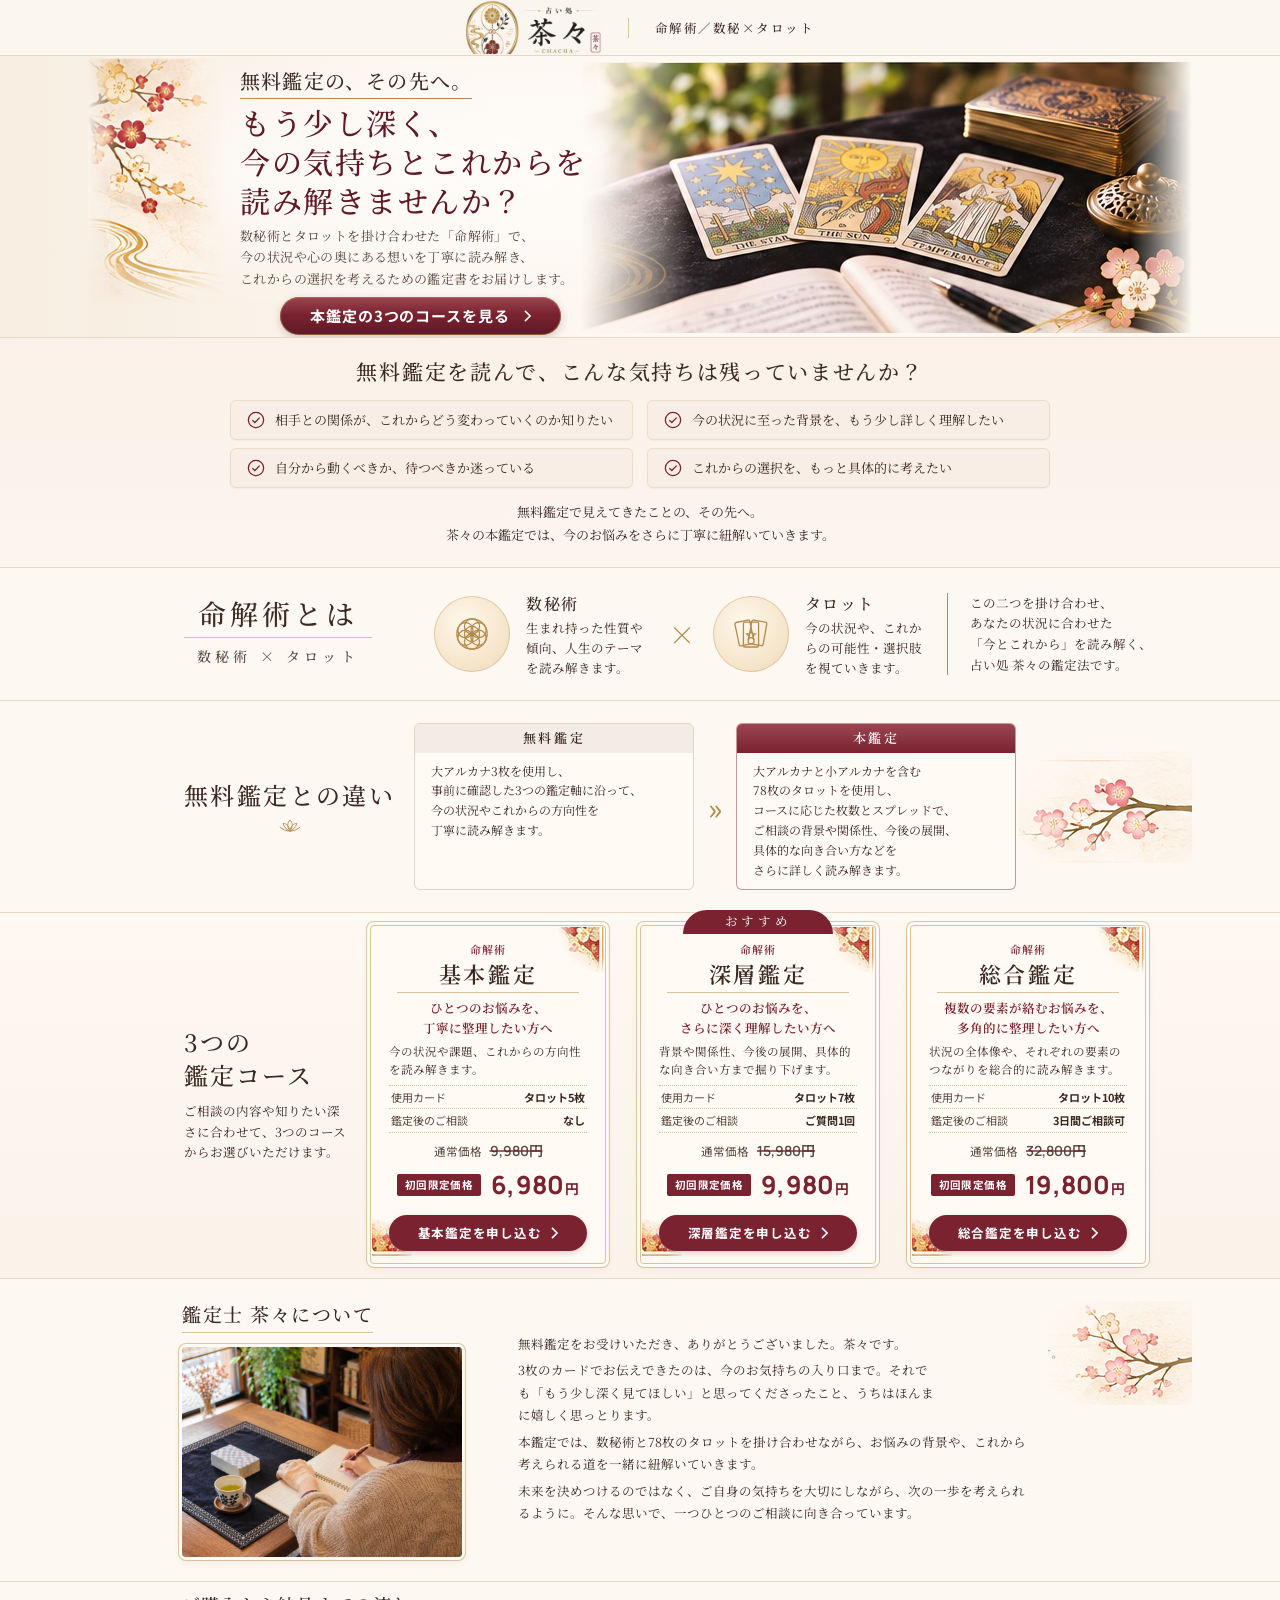
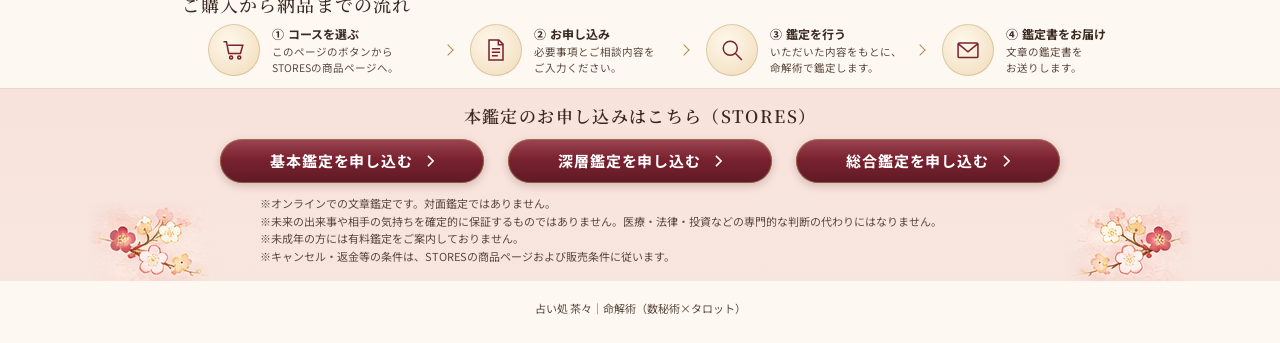
<file: index.html>
<!doctype html>
<html lang="ja" data-lp-format="segmented">
<head>
<meta charset="utf-8">
<meta name="viewport" content="width=device-width, initial-scale=1">
<title>本鑑定のご案内｜占い処 茶々（命解術／数秘術×タロット）</title>
<meta name="description" content="数秘術とタロットを掛け合わせた「命解術」で、今の状況や心の奥にある想いを丁寧に読み解き、これからの選択を考えるための鑑定書をお届けします。基本鑑定・深層鑑定・総合鑑定の3コース。">
<link rel="preload" href="assets/fonts/NotoSerifJP-variable.woff2" as="font" type="font/woff2" crossorigin>
<link rel="stylesheet" href="assets/styles.css">
</head>
<body>
<a class="skip" href="#hero">本文へ移動</a>

<header class="site-header">
  <div class="site-header__inner">
    <a class="brand" href="#hero" aria-label="占い処 茶々 ページ先頭へ">
      <img src="assets/images/logo.jpg" width="1336" height="512" alt="占い処 茶々 CHACHA">
    </a>
    <p class="brand-tag">命解術／数秘<span class="x">×</span>タロット</p>
  </div>
</header>

<main>
  <!-- 1. ファーストビュー -->
  <section class="hero" id="hero" data-lp-section>
    <div class="hero__inner">
      <img class="hero__plum" src="assets/images/hero-plum-left.png" width="150" height="272" alt="">
      <div class="hero__photo">
        <img src="assets/images/hero-tarot.jpg" width="612" height="272" alt="黒いクロスの上に並べたタロットカードと、開いたノート・万年筆" fetchpriority="high">
      </div>
      <div class="hero__copy">
        <p class="hero__lead">無料鑑定の、その先へ。</p>
        <h1 class="hero__title">もう少し深く、<br>今の気持ちと<br class="sp">これからを<br>読み解きませんか？</h1>
        <p class="hero__text">数秘術とタロットを掛け合わせた「命解術」で、<br>今の状況や心の奥にある想いを丁寧に読み解き、<br>これからの選択を考えるための<br class="sp">鑑定書をお届けします。</p>
        <a class="btn btn--primary hero__cta" href="#courses">本鑑定の3つのコースを見る<svg class="chev" viewBox="0 0 8 14" aria-hidden="true"><path d="M1 1l6 6-6 6"/></svg></a>
      </div>
    </div>
  </section>

  <!-- 2. 共感（無料鑑定を受けた方へ） -->
  <section class="empathy band" id="empathy" data-lp-section>
    <div class="wrap empathy__inner">
      <h2 class="empathy__title">無料鑑定を読んで、<br class="sp">こんな気持ちは残っていませんか？</h2>
      <ul class="empathy__list">
        <li><svg class="empathy__check" viewBox="0 0 20 20" aria-hidden="true"><circle cx="10" cy="10" r="8.5"/><path d="M6 10.2l2.7 2.6L14 7.4"/></svg><span><span class="nb">相手との関係が、</span><span class="nb">これからどう変わっていくのか知りたい</span></span></li>
        <li><svg class="empathy__check" viewBox="0 0 20 20" aria-hidden="true"><circle cx="10" cy="10" r="8.5"/><path d="M6 10.2l2.7 2.6L14 7.4"/></svg><span><span class="nb">今の状況に至った背景を、</span><span class="nb">もう少し詳しく理解したい</span></span></li>
        <li><svg class="empathy__check" viewBox="0 0 20 20" aria-hidden="true"><circle cx="10" cy="10" r="8.5"/><path d="M6 10.2l2.7 2.6L14 7.4"/></svg><span><span class="nb">自分から動くべきか、</span><span class="nb">待つべきか迷っている</span></span></li>
        <li><svg class="empathy__check" viewBox="0 0 20 20" aria-hidden="true"><circle cx="10" cy="10" r="8.5"/><path d="M6 10.2l2.7 2.6L14 7.4"/></svg><span><span class="nb">これからの選択を、</span><span class="nb">もっと具体的に考えたい</span></span></li>
      </ul>
      <p class="empathy__close"><span class="nb">無料鑑定で見えてきたことの、</span><span class="nb">その先へ。</span><br><span class="nb">茶々の本鑑定では、</span><span class="nb">今のお悩みをさらに丁寧に紐解いていきます。</span></p>
    </div>
  </section>

  <!-- 3. 命解術とは -->
  <section class="about band" id="about" data-lp-section>
    <div class="wrap about__inner">
      <div class="sec-head">
        <h2 class="sec-head__title">命解術とは</h2>
        <p class="sec-head__sub">数秘術 <span class="x">×</span> タロット</p>
      </div>
      <div class="about__items">
        <div class="about__item">
          <span class="medal" aria-hidden="true"><svg viewBox="0 0 48 48"><g fill="none"><circle cx="24" cy="24" r="7"/><circle cx="24" cy="17" r="7"/><circle cx="24" cy="31" r="7"/><circle cx="17.9" cy="20.5" r="7"/><circle cx="30.1" cy="20.5" r="7"/><circle cx="17.9" cy="27.5" r="7"/><circle cx="30.1" cy="27.5" r="7"/><circle cx="24" cy="24" r="14"/></g></svg></span>
          <div>
            <h3>数秘術</h3>
            <p>生まれ持った性質や傾向、人生のテーマを読み解きます。</p>
          </div>
        </div>
        <span class="about__x" aria-hidden="true">×</span>
        <div class="about__item">
          <span class="medal" aria-hidden="true"><svg viewBox="0 0 48 48"><g fill="none"><rect x="11" y="12" width="14" height="22" rx="1.5" transform="rotate(-12 18 23)"/><rect x="23" y="12" width="14" height="22" rx="1.5" transform="rotate(10 30 23)"/><rect x="17" y="13" width="14" height="23" rx="1.5"/><path d="M24 21l1.2 2.6 2.8.3-2.1 1.9.6 2.8-2.5-1.4-2.5 1.4.6-2.8-2.1-1.9 2.8-.3z"/></g></svg></span>
          <div>
            <h3>タロット</h3>
            <p>今の状況や、これからの可能性・選択肢を視ていきます。</p>
          </div>
        </div>
        <p class="about__sum">この二つを掛け合わせ、<br>あなたの状況に合わせた<br>「今とこれから」を読み解く、<br>占い処 茶々の鑑定法です。</p>
      </div>
    </div>
  </section>

  <!-- 4. 無料鑑定との違い -->
  <section class="diff band" id="diff" data-lp-section>
    <div class="wrap diff__inner">
      <div class="sec-head sec-head--plain">
        <h2 class="sec-head__title">無料鑑定との違い</h2>
        <svg class="lotus" viewBox="0 0 40 20" aria-hidden="true"><path d="M20 3c3 3 4 7 0 13-4-6-3-10 0-13zM20 16c-3-1-7-4-8-9 4 0 7 3 8 9zM20 16c3-1 7-4 8-9-4 0-7 3-8 9zM20 16c-4 0-9-2-12-5M20 16c4 0 9-2 12-5"/></svg>
      </div>
      <div class="diff__boxes">
        <div class="diff__box diff__box--free">
          <h3>無料鑑定</h3>
          <p>大アルカナ3枚を使用し、<br>事前に確認した3つの鑑定軸に沿って、<br>今の状況やこれからの方向性を<br>丁寧に読み解きます。</p>
        </div>
        <span class="diff__arrow" aria-hidden="true">»</span>
        <div class="diff__box diff__box--main">
          <h3>本鑑定</h3>
          <p>大アルカナと小アルカナを含む<br>78枚のタロットを使用し、<br>コースに応じた枚数とスプレッドで、<br>ご相談の背景や関係性、今後の展開、<br>具体的な向き合い方などを<br>さらに詳しく読み解きます。</p>
        </div>
      </div>
      <img class="diff__branch" src="assets/images/branch-diff.png" width="174" height="112" alt="" loading="lazy">
    </div>
  </section>

  <!-- 5. 3つの鑑定コース -->
  <section class="courses band" id="courses" data-lp-section>
    <div class="wrap courses__inner">
      <div class="courses__intro">
        <h2 class="sec-head__title">3つの<br>鑑定コース</h2>
        <p>ご相談の内容や知りたい深さに合わせて、3つのコースからお選びいただけます。</p>
      </div>
      <div class="courses__cards">
        <article class="card" id="course-basic">
          <p class="card__kind">命解術</p>
          <h3 class="card__name">基本鑑定</h3>
          <p class="card__catch">ひとつのお悩みを、<br>丁寧に整理したい方へ</p>
          <p class="card__desc">今の状況や課題、これからの方向性を読み解きます。</p>
          <dl class="card__spec">
            <div><dt>使用カード</dt><dd>タロット5枚</dd></div>
            <div><dt>鑑定後のご相談</dt><dd>なし</dd></div>
          </dl>
          <div class="card__prices">
            <p class="card__regular"><span class="card__regular-label">通常価格</span><s class="card__regular-amount">9,980円</s></p>
            <p class="card__price"><span class="card__label">初回限定価格</span><span class="amount"><span class="amount__number">6,980</span><span class="amount__unit">円</span></span></p>
          </div>
          <a class="btn btn--card" data-cta href="https://chacha-meikai.stores.jp/items/6a9d7e2a07ebb5218bb62b24" target="_blank" rel="noopener">基本鑑定を申し込む<svg class="chev" viewBox="0 0 8 14" aria-hidden="true"><path d="M1 1l6 6-6 6"/></svg></a>
        </article>
        <article class="card card--featured" id="course-deep">
          <p class="card__badge">おすすめ</p>
          <p class="card__kind">命解術</p>
          <h3 class="card__name">深層鑑定</h3>
          <p class="card__catch">ひとつのお悩みを、<br>さらに深く理解したい方へ</p>
          <p class="card__desc">背景や関係性、今後の展開、具体的な向き合い方まで掘り下げます。</p>
          <dl class="card__spec">
            <div><dt>使用カード</dt><dd>タロット7枚</dd></div>
            <div><dt>鑑定後のご相談</dt><dd>ご質問1回</dd></div>
          </dl>
          <div class="card__prices">
            <p class="card__regular"><span class="card__regular-label">通常価格</span><s class="card__regular-amount">15,980円</s></p>
            <p class="card__price"><span class="card__label">初回限定価格</span><span class="amount"><span class="amount__number">9,980</span><span class="amount__unit">円</span></span></p>
          </div>
          <a class="btn btn--card" data-cta href="https://chacha-meikai.stores.jp/items/6a9d8927b363bc4ecc07dabe" target="_blank" rel="noopener">深層鑑定を申し込む<svg class="chev" viewBox="0 0 8 14" aria-hidden="true"><path d="M1 1l6 6-6 6"/></svg></a>
        </article>
        <article class="card" id="course-total">
          <p class="card__kind">命解術</p>
          <h3 class="card__name">総合鑑定</h3>
          <p class="card__catch">複数の要素が絡むお悩みを、<br>多角的に整理したい方へ</p>
          <p class="card__desc">状況の全体像や、それぞれの要素のつながりを総合的に読み解きます。</p>
          <dl class="card__spec">
            <div><dt>使用カード</dt><dd>タロット10枚</dd></div>
            <div><dt>鑑定後のご相談</dt><dd>3日間ご相談可</dd></div>
          </dl>
          <div class="card__prices">
            <p class="card__regular"><span class="card__regular-label">通常価格</span><s class="card__regular-amount">32,800円</s></p>
            <p class="card__price"><span class="card__label">初回限定価格</span><span class="amount"><span class="amount__number">19,800</span><span class="amount__unit">円</span></span></p>
          </div>
          <a class="btn btn--card" data-cta href="https://chacha-meikai.stores.jp/items/6a9d9042ce75b2e7a5867736" target="_blank" rel="noopener">総合鑑定を申し込む<svg class="chev" viewBox="0 0 8 14" aria-hidden="true"><path d="M1 1l6 6-6 6"/></svg></a>
        </article>
      </div>
    </div>
  </section>

  <!-- 6. 鑑定士 茶々について -->
  <section class="profile band" id="profile" data-lp-section>
    <div class="wrap profile__inner">
      <div class="profile__side">
        <h2 class="sec-head__title profile__title">鑑定士 茶々について</h2>
        <figure class="profile__photo">
          <img src="assets/images/chacha-photo.jpg" width="840" height="630" alt="鑑定机でタロットカードと湯のみを前に、ノートへ書き込む茶々の後ろ姿" loading="lazy">
        </figure>
      </div>
      <div class="profile__text">
        <p>無料鑑定をお受けいただき、<span class="nb">ありがとうございました。</span><span class="nb">茶々です。</span></p>
        <p>3枚のカードでお伝えできたのは、今のお気持ちの<span class="nb">入り口まで。</span>それでも<span class="nb">「もう少し深く見てほしい」</span>と思ってくださったこと、うちはほんまに<span class="nb">嬉しく思っとります。</span></p>
        <p>本鑑定では、数秘術と78枚のタロットを<span class="nb">掛け合わせながら、</span>お悩みの背景や、これから考えられる道を一緒に<span class="nb">紐解いていきます。</span></p>
        <p>未来を決めつけるのではなく、ご自身の気持ちを大切にしながら、次の一歩を考えられるように。そんな思いで、一つひとつのご相談に向き合っています。</p>
      </div>
      <img class="profile__branch" src="assets/images/branch-profile.png" width="144" height="104" alt="" loading="lazy">
    </div>
  </section>

  <!-- お客様の声（将来用）：掲載許可を得た実際の感想が揃ったら、ここに section data-lp-section id="voice" を追加する。架空の感想は載せない。 -->

  <!-- 7. ご購入から納品までの流れ -->
  <section class="flow band" id="flow" data-lp-section>
    <div class="wrap">
      <h2 class="sec-head__title flow__title">ご購入から納品までの流れ</h2>
      <ol class="flow__steps">
        <li><span class="medal medal--sm" aria-hidden="true"><svg viewBox="0 0 24 24"><path d="M3 5h2.5l2 10h10l2-7H7"/><circle cx="9.5" cy="18.5" r="1.3"/><circle cx="16.5" cy="18.5" r="1.3"/></svg></span><div><h3><span class="num">①</span>コースを選ぶ</h3><p>このページのボタンから<br>STORESの商品ページへ。</p></div></li>
        <li><span class="medal medal--sm" aria-hidden="true"><svg viewBox="0 0 24 24"><path d="M6 3.5h8.5L18 7v13.5H6z"/><path d="M14 3.5V7.5h4M8.5 11h7M8.5 14h7M8.5 17h5"/></svg></span><div><h3><span class="num">②</span>お申し込み</h3><p>必要事項とご相談内容を<br>ご入力ください。</p></div></li>
        <li><span class="medal medal--sm" aria-hidden="true"><svg viewBox="0 0 24 24"><circle cx="10.5" cy="10.5" r="6"/><path d="M15 15l5.5 5.5"/></svg></span><div><h3><span class="num">③</span>鑑定を行う</h3><p>いただいた内容をもとに、<br>命解術で鑑定します。</p></div></li>
        <li><span class="medal medal--sm" aria-hidden="true"><svg viewBox="0 0 24 24"><rect x="3.5" y="6" width="17" height="12.5" rx="1"/><path d="M3.5 6.5l8.5 7 8.5-7"/></svg></span><div><h3><span class="num">④</span>鑑定書をお届け</h3><p>文章の鑑定書を<br>お送りします。</p></div></li>
      </ol>
    </div>
  </section>

  <!-- 8. お申し込み -->
  <section class="apply" id="apply" data-lp-section>
    <img class="apply__plum apply__plum--l" src="assets/images/cta-plum-left.png" width="130" height="80" alt="" loading="lazy">
    <img class="apply__plum apply__plum--r" src="assets/images/cta-plum-right.png" width="128" height="80" alt="" loading="lazy">
    <div class="wrap">
      <h2 class="apply__title">本鑑定のお申し込みはこちら（STORES）</h2>
      <div class="apply__btns">
        <a class="btn btn--primary" data-cta href="https://chacha-meikai.stores.jp/items/6a9d7e2a07ebb5218bb62b24" target="_blank" rel="noopener">基本鑑定を申し込む<svg class="chev" viewBox="0 0 8 14" aria-hidden="true"><path d="M1 1l6 6-6 6"/></svg></a>
        <a class="btn btn--primary" data-cta href="https://chacha-meikai.stores.jp/items/6a9d8927b363bc4ecc07dabe" target="_blank" rel="noopener">深層鑑定を申し込む<svg class="chev" viewBox="0 0 8 14" aria-hidden="true"><path d="M1 1l6 6-6 6"/></svg></a>
        <a class="btn btn--primary" data-cta href="https://chacha-meikai.stores.jp/items/6a9d9042ce75b2e7a5867736" target="_blank" rel="noopener">総合鑑定を申し込む<svg class="chev" viewBox="0 0 8 14" aria-hidden="true"><path d="M1 1l6 6-6 6"/></svg></a>
      </div>
      <ul class="apply__notes">
        <li>オンラインでの文章鑑定です。対面鑑定ではありません。</li>
        <li>未来の出来事や相手の気持ちを確定的に保証するものではありません。医療・法律・投資などの専門的な判断の代わりにはなりません。</li>
        <li>未成年の方には有料鑑定をご案内しておりません。</li>
        <li>キャンセル・返金等の条件は、STORESの商品ページおよび販売条件に従います。</li>
      </ul>
    </div>
  </section>
</main>

<footer class="site-footer">
  <p>占い処 茶々｜命解術（数秘術×タロット）</p>
</footer>

</body>
</html>
</file>
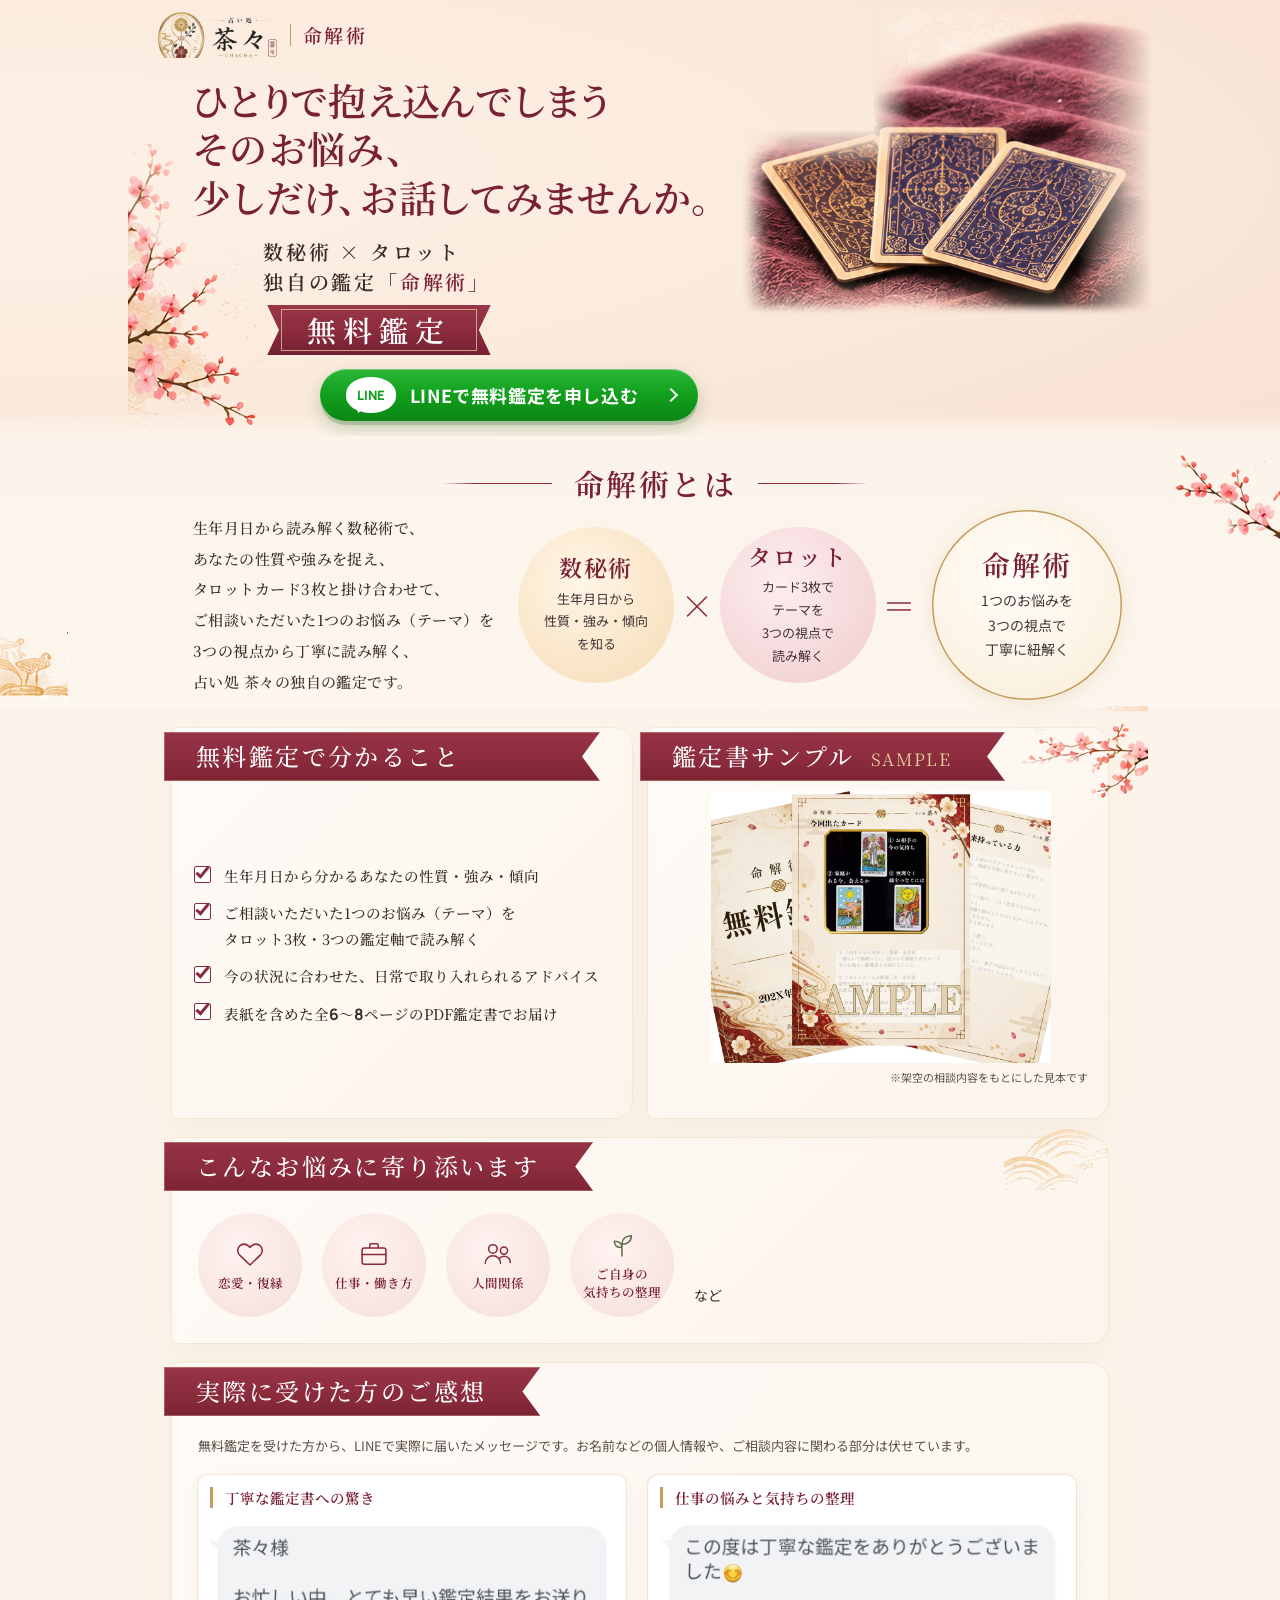
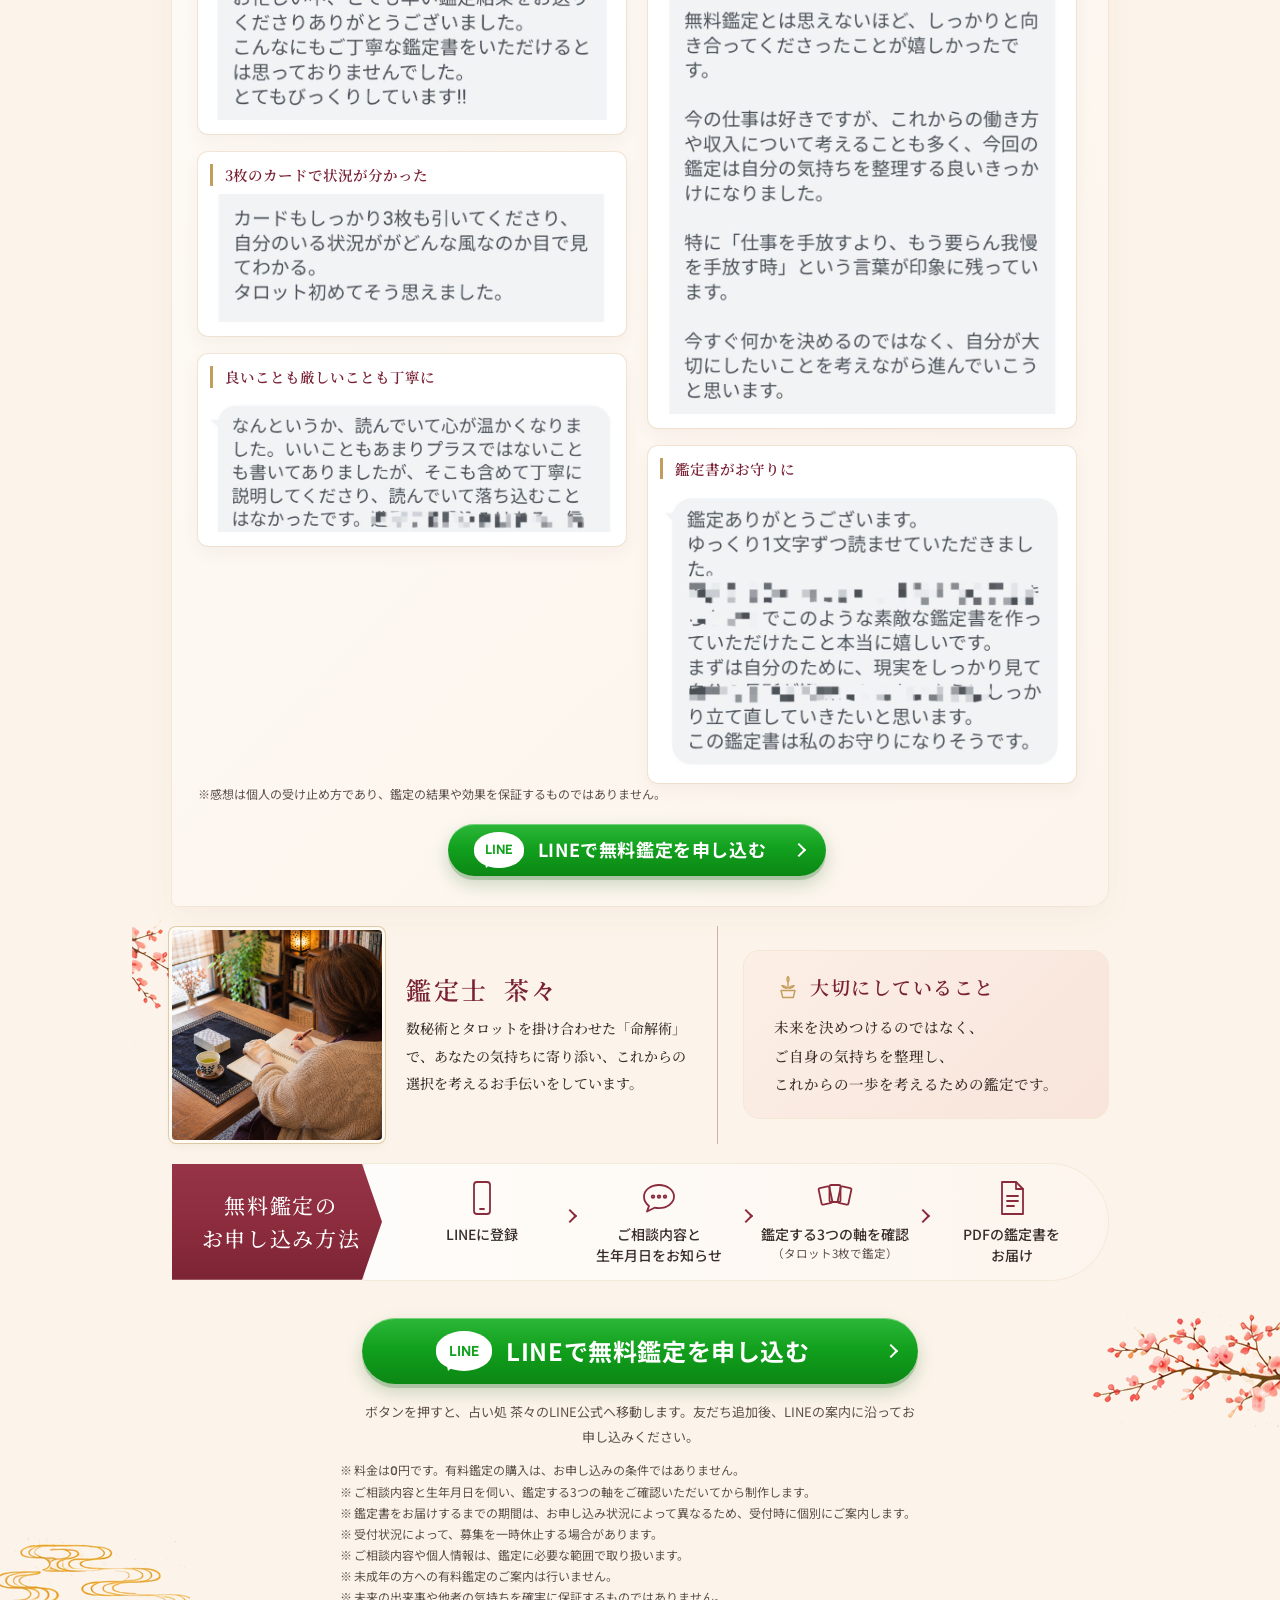
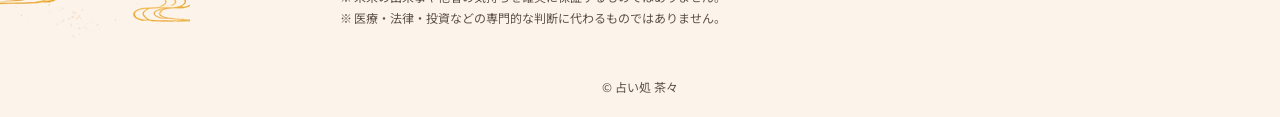
<file: free/index.html>
<!doctype html>
<html lang="ja" data-lp-format="segmented">
<head>
  <meta charset="utf-8">
  <meta name="viewport" content="width=device-width, initial-scale=1, viewport-fit=cover">
  <title>無料鑑定｜占い処 茶々 命解術（数秘術×タロット）</title>
  <meta name="description" content="数秘術とタロットを掛け合わせた独自の鑑定「命解術」の無料鑑定。ご相談いただいた1つのお悩みを3つの視点から読み解き、表紙を含む全6〜8ページのPDF鑑定書でLINEからお届けします。">
  <link rel="preload" href="assets/fonts/NotoSerifJP-variable.woff2" as="font" type="font/woff2" crossorigin>
  <link rel="stylesheet" href="assets/styles.css">
</head>
<body>
  <header class="site-header">
    <div class="site-header__inner">
      <a class="brand" href="#hero" aria-label="占い処 茶々 ページの先頭へ">
        <img class="brand__logo" src="assets/images/logo.png" width="668" height="256" alt="占い処 茶々 CHACHA">
        <span class="brand__sep" aria-hidden="true"></span>
        <span class="brand__tag">命解術</span>
      </a>
      <button class="menu-btn" type="button" aria-expanded="false" aria-controls="site-nav">
        <span class="menu-btn__bars" aria-hidden="true"></span>
        <span class="visually-hidden">メニューを開く</span>
      </button>
      <nav class="site-nav" id="site-nav" aria-label="ページ内メニュー">
        <ul>
          <li><a href="#about">命解術とは</a></li>
          <li><a href="#learn">無料鑑定で分かること</a></li>
          <li><a href="#sample">鑑定書サンプル</a></li>
          <li><a href="#voices">実際に受けた方のご感想</a></li>
          <li><a href="#profile">鑑定士 茶々</a></li>
          <li><a href="#flow">お申し込み方法</a></li>
        </ul>
        <a class="cta cta--nav" data-cta="line-nav" href="https://lin.ee/8Zf9Tr6m">
          <span class="cta__badge" aria-hidden="true">LINE</span><span class="cta__label">LINEで無料鑑定を申し込む</span>
        </a>
      </nav>
    </div>
  </header>

  <main>
    <!-- 1. FV -->
    <section class="sec hero" id="hero" data-lp-section="hero">
      <div class="hero__inner">
        <img class="hero__plum-left hero__plum-left--pc" src="assets/images/hero-plum-left-pc.png" width="135" height="292" alt="">
        <img class="hero__plum-left hero__plum-left--sp" src="assets/images/hero-plum-left-sp.png" width="190" height="286" alt="">
        <img class="hero__plum-top" src="assets/images/hero-plum-top-sp.png" width="373" height="452" alt="">
        <picture class="hero__visual">
          <source media="(max-width: 767px)" srcset="assets/images/hero-cards-sp.png" width="623" height="478">
          <img src="assets/images/hero-cards-pc.png" width="412" height="436" alt="臙脂色の布の上に並べた3枚のタロットカード" fetchpriority="high">
        </picture>
        <div class="hero__copy">
          <h1 class="hero__title">ひとりで<wbr>抱え込んで<wbr>しまう<br>そのお悩み、<br>少しだけ、<wbr>お話して<wbr>みませんか。</h1>
          <p class="hero__lead">数秘術 × タロット<br>独自の鑑定「<em>命解術</em>」</p>
          <p class="ribbon-free"><span>無料鑑定</span></p>
        </div>
        <div class="hero__cta">
          <a class="cta cta--hero" data-cta="line-hero" href="https://lin.ee/8Zf9Tr6m">
            <span class="cta__badge" aria-hidden="true">LINE</span><span class="cta__label">LINEで無料鑑定を申し込む</span><span class="cta__arrow" aria-hidden="true"></span>
          </a>
        </div>
      </div>
    </section>

    <!-- 2. 命解術とは -->
    <section class="sec about" id="about" data-lp-section="about">
      <img class="orn about__plum" src="assets/images/orn-plum-about.png" width="128" height="100" alt="">
      <img class="orn about__cloud" src="assets/images/orn-cloud-about.png" width="68" height="75" alt="">
      <div class="wrap about__inner">
        <h2 class="rule-title">命解術とは</h2>
        <p class="about__text">生年月日から読み解く数秘術で、<br>あなたの性質や強みを捉え、<br>タロットカード3枚と掛け合わせて、<br>ご相談いただいた1つのお悩み（テーマ）を<br>3つの視点から丁寧に読み解く、<br>占い処 茶々の独自の鑑定です。</p>
        <ul class="formula" aria-label="命解術の仕組み">
          <li class="formula__item formula__item--num"><strong>数秘術</strong><span>生年月日から<br>性質・強み・<wbr>傾向<br>を知る</span></li>
          <li class="formula__op" aria-hidden="true">×</li>
          <li class="formula__item formula__item--tarot"><strong>タロット</strong><span>カード3枚で<br>テーマを<br>3つの視点で<br>読み解く</span></li>
          <li class="formula__op" aria-hidden="true">＝</li>
          <li class="formula__item formula__item--mei"><strong>命解術</strong><span>1つのお悩みを<br>3つの視点で<br>丁寧に紐解く</span></li>
        </ul>
        <div class="scroll-cue" aria-hidden="true">
          <span class="scroll-cue__icon"></span>
          <span class="scroll-cue__label">スクロールして詳しく見る</span>
        </div>
      </div>
      <img class="orn about__wave-sp" src="assets/images/orn-wave-sp.png" width="240" height="110" alt="">
      <img class="orn about__plum-sp" src="assets/images/orn-plum-br-sp.png" width="217" height="176" alt="">
    </section>

    <!-- 3. 無料鑑定で分かること -->
    <section class="sec panel learn sec--half" id="learn" data-lp-section="learn">
      <h2 class="ribbon-title">無料鑑定で分かること</h2>
      <ul class="checks">
        <li>生年月日から分かるあなたの性質・強み・傾向</li>
        <li>ご相談いただいた1つのお悩み（テーマ）を<br class="pc-br">タロット3枚・3つの鑑定軸で読み解く</li>
        <li>今の状況に合わせた、日常で取り入れられるアドバイス</li>
        <li>表紙を含めた全<span class="num">6</span>〜<span class="num">8</span>ページのPDF鑑定書でお届け</li>
      </ul>
    </section>

    <!-- 4. 鑑定書サンプル -->
    <section class="sec panel sample sec--half" id="sample" data-lp-section="sample">
      <img class="orn sample__plum" src="assets/images/orn-plum-sample.png" width="138" height="104" alt="">
      <h2 class="ribbon-title">鑑定書サンプル <span class="ribbon-title__en">SAMPLE</span></h2>
      <figure class="sample__figure">
        <img src="assets/images/sample.jpg" width="1080" height="1080" alt="命解術の鑑定書サンプル。無料鑑定の表紙、今回出たカード3枚のページ、ライフパスナンバーの解説ページを扇形に重ねた見本" loading="lazy">
        <figcaption>※架空の相談内容をもとにした見本です</figcaption>
      </figure>
    </section>

    <!-- 5. こんなお悩みに寄り添います -->
    <section class="sec panel worries" id="worries" data-lp-section="worries">
      <img class="orn worries__wave" src="assets/images/orn-seigaiha.png" width="104" height="66" alt="">
      <h2 class="ribbon-title">こんなお悩みに寄り添います</h2>
      <ul class="worry-list">
        <li><svg viewBox="0 0 40 40" aria-hidden="true"><path d="M20 33 7.6 21A7.5 7.5 0 0 1 18.2 10.4L20 12.2l1.8-1.8A7.5 7.5 0 0 1 32.4 21Z"/></svg><span>恋愛・復縁</span></li>
        <li><svg viewBox="0 0 40 40" aria-hidden="true"><rect x="6" y="13" width="28" height="19" rx="2.5"/><path d="M15 13v-3.2A1.8 1.8 0 0 1 16.8 8h6.4A1.8 1.8 0 0 1 25 9.8V13M6 20.5h28"/></svg><span>仕事・働き方</span></li>
        <li><svg viewBox="0 0 40 40" aria-hidden="true"><circle cx="14" cy="14" r="5"/><circle cx="27" cy="16" r="4.2"/><path d="M5 31c0-5 4-9 9-9s9 4 9 9M21.5 25.2A7.4 7.4 0 0 1 34.5 30"/></svg><span>人間関係</span></li>
        <li><svg viewBox="0 0 40 40" aria-hidden="true"><path d="M20 33V19M20 19c0-6 4-10 11-10 0 7-4.5 10-11 10ZM20 23c0-4.5-3-7.5-9-7.5 0 5 3.5 7.5 9 7.5Z"/></svg><span>ご自身の<br>気持ちの整理</span></li>
        <li class="worry-list__etc">など</li>
      </ul>
    </section>

    <!-- 6. 実際に受けた方のご感想 -->
    <section class="sec panel voices" id="voices" data-lp-section="voices">
      <h2 class="ribbon-title">実際に受けた方のご感想</h2>
      <p class="voices__note">無料鑑定を受けた方から、LINEで実際に届いたメッセージです。お名前などの個人情報や、ご相談内容に関わる部分は伏せています。</p>
      <ul class="voice-list">
        <li class="voice"><p class="voice__theme">丁寧な鑑定書への驚き</p><img src="assets/images/voice-49.jpg" width="855" height="432" alt="お客様の感想：茶々様　お忙しい中、とても早い鑑定結果をお送りくださりありがとうございました。こんなにもご丁寧な鑑定書をいただけるとは思っておりませんでした。とてもびっくりしています!!" loading="lazy"></li>
        <li class="voice"><p class="voice__theme">3枚のカードで状況が分かった</p><img src="assets/images/voice-55.jpg" width="863" height="274" alt="お客様の感想：カードもしっかり3枚も引いてくださり、自分のいる状況ががどんな風なのか目で見てわかる。タロット初めてそう思えました。" loading="lazy"></li>
        <li class="voice"><p class="voice__theme">良いことも厳しいことも丁寧に</p><img src="assets/images/voice-44.jpg" width="915" height="307" alt="お客様の感想：なんというか、読んでいて心が温かくなりました。いいこともあまりプラスではないことも書いてありましたが、そこも含めて丁寧に説明してくださり、読んでいて落ち込むことはなかったです。（以降は個人情報保護のため伏せています）" loading="lazy"></li>
        <li class="voice"><p class="voice__theme">仕事の悩みと気持ちの整理</p><img src="assets/images/voice-104.jpg" width="862" height="1061" alt="お客様の感想：この度は丁寧な鑑定をありがとうございました。無料鑑定とは思えないほど、しっかりと向き合ってくださったことが嬉しかったです。今の仕事は好きですが、これからの働き方や収入について考えることも多く、今回の鑑定は自分の気持ちを整理する良いきっかけになりました。特に「仕事を手放すより、もう要らん我慢を手放す時」という言葉が印象に残っています。今すぐ何かを決めるのではなく、自分が大切にしたいことを考えながら進んでいこうと思います。" loading="lazy"></li>
        <li class="voice"><p class="voice__theme">鑑定書がお守りに</p><img src="assets/images/voice-5.jpg" width="862" height="601" alt="お客様の感想：鑑定ありがとうございます。ゆっくり1文字ずつ読ませていただきました。（一部伏せています）でこのような素敵な鑑定書を作っていただけたこと本当に嬉しいです。まずは自分のために、現実をしっかり見て（一部伏せています）しっかり立て直していきたいと思います。この鑑定書は私のお守りになりそうです。" loading="lazy"></li>
      </ul>
      <p class="voices__disclaimer">※感想は個人の受け止め方であり、鑑定の結果や効果を保証するものではありません。</p>
      <div class="cta-wrap">
        <a class="cta cta--mid" data-cta="line-mid" href="https://lin.ee/8Zf9Tr6m">
          <span class="cta__badge" aria-hidden="true">LINE</span><span class="cta__label">LINEで無料鑑定を申し込む</span><span class="cta__arrow" aria-hidden="true"></span>
        </a>
      </div>
    </section>

    <!-- 7. 鑑定士 茶々 -->
    <section class="sec profile sec--wide" id="profile" data-lp-section="profile">
      <img class="orn profile__plum" src="assets/images/orn-plum-profile.png" width="58" height="165" alt="">
      <img class="profile__photo" src="assets/images/chacha.jpg" width="720" height="720" alt="鑑定机でタロットカードと湯のみを前に、ノートへ書き込む茶々の後ろ姿" loading="lazy">
      <div class="profile__body">
        <h2 class="profile__name"><span>鑑定士</span>茶々</h2>
        <p>数秘術とタロットを掛け合わせた「命解術」で、<br class="pc-br">あなたの気持ちに寄り添い、これからの選択を<br class="pc-br">考えるお手伝いをしています。</p>
      </div>
    </section>

    <!-- 8. 大切にしていること -->
    <section class="sec policy sec--narrow" id="policy" data-lp-section="policy">
      <div class="policy__card">
        <h2 class="policy__title"><svg viewBox="0 0 32 32" aria-hidden="true"><path d="M16 4c1.6 2.4 1.6 4.6 0 6.6-1.6-2-1.6-4.2 0-6.6ZM16 10.6v6M9 14.5c2.6-.4 4.6.5 6 2.8-2.7.3-4.7-.6-6-2.8ZM23 14.5c-2.6-.4-4.6.5-6 2.8 2.7.3 4.7-.6 6-2.8ZM8 20h16l-2 8H10Z"/></svg>大切にしていること</h2>
        <p>未来を決めつけるのではなく、<br>ご自身の気持ちを整理し、<br>これからの一歩を考えるための鑑定です。</p>
      </div>
    </section>

    <!-- 9. お申し込み方法 -->
    <section class="sec flow" id="flow" data-lp-section="flow">
      <h2 class="flow__title">無料鑑定の<br>お申し込み方法</h2>
      <ol class="steps">
        <li><svg viewBox="0 0 40 40" aria-hidden="true"><rect x="12" y="4" width="16" height="32" rx="3"/><path d="M18 31h4"/></svg><span>LINEに登録</span></li>
        <li><svg viewBox="0 0 40 40" aria-hidden="true"><path d="M20 7c8.3 0 15 5.2 15 11.6S28.3 30.2 20 30.2c-1.6 0-3.1-.2-4.5-.5L8 33.5l2-5.6C6.9 25.8 5 22.4 5 18.6 5 12.2 11.7 7 20 7Z"/><circle cx="14" cy="18.6" r="1.3"/><circle cx="20" cy="18.6" r="1.3"/><circle cx="26" cy="18.6" r="1.3"/></svg><span>ご相談内容と<br>生年月日をお知らせ</span></li>
        <li><svg viewBox="0 0 40 40" aria-hidden="true"><rect x="5" y="9" width="11" height="17" rx="1.5" transform="rotate(-12 10.5 17.5)"/><rect x="14.5" y="7" width="11" height="17" rx="1.5"/><rect x="24" y="9" width="11" height="17" rx="1.5" transform="rotate(12 29.5 17.5)"/></svg><span>鑑定する3つの軸を確認<small>（タロット3枚で鑑定）</small></span></li>
        <li><svg viewBox="0 0 40 40" aria-hidden="true"><path d="M10 4h14l7 7v25H10Z"/><path d="M24 4v7h7M15 18h11M15 23h11M15 28h7"/></svg><span>PDFの鑑定書を<br>お届け</span></li>
      </ol>
    </section>

    <!-- 10. 最終CTA -->
    <section class="sec apply" id="apply" data-lp-section="apply">
      <img class="orn apply__wave" src="assets/images/orn-wave-cta.png" width="190" height="110" alt="">
      <img class="orn apply__plum" src="assets/images/orn-plum-cta.png" width="194" height="136" alt="">
      <div class="wrap apply__inner">
        <p class="reception" data-reception hidden>ただいま無料鑑定の受付を一時休止しています。再開はLINE公式でお知らせします。</p>
        <a class="cta cta--final" data-cta="line-final" href="https://lin.ee/8Zf9Tr6m">
          <span class="cta__badge" aria-hidden="true">LINE</span><span class="cta__label">LINEで無料鑑定を申し込む</span><span class="cta__arrow" aria-hidden="true"></span>
        </a>
        <p class="apply__after">ボタンを押すと、占い処 茶々のLINE公式へ移動します。友だち追加後、LINEの案内に沿ってお申し込みください。</p>
        <ul class="notes">
          <li>料金は<span class="num">0</span>円です。有料鑑定の購入は、お申し込みの条件ではありません。</li>
          <li>ご相談内容と生年月日を伺い、鑑定する3つの軸をご確認いただいてから制作します。</li>
          <li>鑑定書をお届けするまでの期間は、お申し込み状況によって異なるため、受付時に個別にご案内します。</li>
          <li>受付状況によって、募集を一時休止する場合があります。</li>
          <li>ご相談内容や個人情報は、鑑定に必要な範囲で取り扱います。</li>
          <li>未成年の方への有料鑑定のご案内は行いません。</li>
          <li>未来の出来事や他者の気持ちを確実に保証するものではありません。</li>
          <li>医療・法律・投資などの専門的な判断に代わるものではありません。</li>
        </ul>
      </div>
    </section>
  </main>

  <footer class="site-footer">
    <p>© 占い処 茶々</p>
  </footer>
  <script src="assets/interactions.js" defer></script>
</body>
</html>
</file>
<file: assets/styles.css>
/* 占い処 茶々｜本鑑定LP
   色・書体・文字サイズ・余白は :root の変数で調整できます（HANDOFF.md 参照）。 */
@font-face { font-family: 'Noto Serif JP'; src: url('./fonts/NotoSerifJP-variable.woff2') format('woff2'); font-weight: 200 900; font-display: swap; }
@font-face { font-family: 'Noto Sans JP'; src: url('./fonts/NotoSansJP-variable.woff2') format('woff2'); font-weight: 100 900; font-display: swap; }
@font-face { font-family: 'Manrope'; src: url('./fonts/Manrope-variable.woff2') format('woff2'); font-weight: 200 800; font-display: swap; }

:root {
  /* 色（採用原画から計測した近似値） */
  --c-bg: #fdf8f1;          /* 生成りの地 */
  --c-paper: #fbf3ea;       /* 帯の地 */
  --c-header: #fbf6f0;      /* ロゴ地と同色 */
  --c-ink: #3a2a22;         /* 主文字・濃い茶 */
  --c-ink-soft: #5b4a40;
  --c-enji: #7a2230;        /* 強調・CTA えんじ */
  --c-enji-dark: #5f1a25;
  --c-enji-soft: #9b4553;
  --c-gold: #b38b4d;        /* 装飾の金（控えめ） */
  --c-gold-soft: #d9c39a;
  --c-line: #e7d8c6;
  --c-sakura: #f7e6df;      /* 淡い桜色 */
  --c-chip: #f8eee6;
  --c-muted-box: #f3ece4;

  /* 書体 */
  --f-serif: 'Noto Serif JP', 'Hiragino Mincho ProN', 'Yu Mincho', serif;
  --f-sans: 'Noto Sans JP', 'Hiragino Sans', 'Yu Gothic', sans-serif;
  --f-num: 'Manrope', var(--f-sans);

  /* 文字サイズ（PC） */
  --fs-hero: 30px;
  --fs-lead: 20px;
  --fs-h2: 26px;
  --fs-h3: 16px;
  --fs-body: 14px;
  --fs-small: 12.5px;
  --fs-cta: 15px;
  --amount-size: 25px;

  /* 余白 */
  --wrap: 1104px;
  --gutter: 40px;
  --band-y: 22px;
}

*, *::before, *::after { box-sizing: border-box; }
html { -webkit-text-size-adjust: 100%; scroll-behavior: smooth; }
@media (prefers-reduced-motion: reduce) { html { scroll-behavior: auto; } }
body {
  margin: 0; background: var(--c-bg); color: var(--c-ink);
  font-family: var(--f-sans); font-size: var(--fs-body); line-height: 1.75; font-weight: 400;
  font-synthesis: none; text-rendering: optimizeLegibility;
}
img { display: block; max-width: 100%; height: auto; }
h1, h2, h3, p, ul, ol, figure { margin: 0; padding: 0; }
ul, ol { list-style: none; }
a { color: inherit; }
strong, b { font-weight: inherit; }
.visually-hidden { position: absolute !important; width: 1px; height: 1px; overflow: hidden; clip: rect(0 0 0 0); white-space: nowrap; }
.skip { position: absolute; left: 8px; top: -60px; background: var(--c-enji); color: #fff; padding: 8px 12px; z-index: 100; }
.skip:focus { top: 8px; }
:focus-visible { outline: 2px solid var(--c-enji); outline-offset: 3px; }
.sp { display: none; }
.nb { display: inline-block; }
.x { font-family: var(--f-sans); font-weight: 300; }

.wrap { max-width: var(--wrap); margin: 0 auto; padding: 0 var(--gutter); position: relative; }

/* ボタン */
.btn {
  display: inline-flex; align-items: center; justify-content: center; gap: 14px;
  font-family: var(--f-sans); font-weight: 700; font-size: var(--fs-cta); letter-spacing: .06em;
  text-decoration: none; border-radius: 999px; min-height: 44px; padding: 0 30px;
  transition: background-color .2s, box-shadow .2s;
}
.btn--primary {
  color: #fff;
  background: linear-gradient(180deg, var(--c-enji-soft) 0%, var(--c-enji) 45%, var(--c-enji-dark) 100%);
  box-shadow: 0 0 0 1px rgba(179,139,77,.55) inset, 0 3px 8px rgba(95,26,37,.22);
}
.btn--primary:hover { background: var(--c-enji-dark); }
.btn .chev { width: 7px; height: 12px; fill: none; stroke: currentColor; stroke-width: 1.8; flex: none; }
.btn--pending { opacity: .55; cursor: not-allowed; flex-direction: column; gap: 0; line-height: 1.3; }
.btn--pending small { font-size: 11px; font-weight: 400; letter-spacing: .02em; }

/* ヘッダー */
.site-header { background: var(--c-header); border-bottom: 1px solid var(--c-line); position: relative; z-index: 20; }
.site-header__inner { max-width: var(--wrap); margin: 0 auto; height: 55px; display: flex; align-items: center; justify-content: center; padding: 0 16px; }
.brand { display: block; width: 136px; flex: none; }
.brand img { width: 136px; height: auto; }
.brand-tag { font-family: var(--f-serif); font-weight: 500; font-size: 12.5px; letter-spacing: .12em; white-space: nowrap; color: var(--c-ink); margin-left: 26px; padding-left: 26px; border-left: 1px solid var(--c-gold-soft); line-height: 1.6; }

/* 1. FV */
.hero { position: relative; background: var(--c-bg); border-bottom: 1px solid var(--c-line); overflow: hidden; }
.hero__inner { position: relative; max-width: var(--wrap); margin: 0 auto; min-height: 274px; display: grid; grid-template-columns: 138px minmax(0, 1fr) 612px; align-items: center; }
.hero__inner::before { /* 和紙調の地 */
  content: ''; position: absolute; inset: 0; pointer-events: none;
  background: radial-gradient(ellipse at 30% 40%, rgba(255,255,255,.7), rgba(255,255,255,0) 60%), linear-gradient(90deg, #f8eee2 0%, #fcf6ee 30%, #fdf8f1 60%);
}
.hero__plum { grid-column: 1; grid-row: 1; align-self: start; width: 150px; height: auto; position: relative; z-index: 1; pointer-events: none;
  -webkit-mask-image: linear-gradient(90deg, #000 70%, transparent 100%), linear-gradient(180deg, #000 78%, transparent 100%); -webkit-mask-composite: source-in; mask-image: linear-gradient(90deg, #000 70%, transparent 100%), linear-gradient(180deg, #000 78%, transparent 100%); mask-composite: intersect; }
.hero__photo { grid-column: 3; grid-row: 1; align-self: stretch; position: relative; z-index: 0; display: flex; align-items: center; }
.hero__photo img { width: 612px; height: 272px; object-fit: cover;
  -webkit-mask-image: linear-gradient(90deg, transparent 0, #000 18%), linear-gradient(180deg, #000 92%, transparent 100%);
  mask-image: linear-gradient(90deg, transparent 0, #000 18%); }
.hero__copy { grid-column: 2; grid-row: 1; position: relative; z-index: 2; padding: 12px 0 2px 14px; margin-right: -60px; }
.hero__lead { display: inline-block; font-family: var(--f-serif); font-weight: 500; font-size: var(--fs-lead); letter-spacing: .06em; line-height: 1.3; padding-bottom: 4px; border-bottom: 1px solid var(--c-gold); }
.hero__title { margin-top: 4px; font-family: var(--f-serif); font-weight: 500; font-size: var(--fs-hero); line-height: 1.3; letter-spacing: .05em; color: var(--c-enji-dark); }
.hero__title br.sp { display: none; }
.hero__text { margin-top: 5px; font-family: var(--f-serif); font-size: 13px; line-height: 1.65; letter-spacing: .03em; color: var(--c-ink-soft); }
.hero__cta { margin-top: 8px; margin-left: 40px; min-width: 272px; min-height: 38px; }

/* 共通の帯 */
.band { position: relative; padding: var(--band-y) 0; border-bottom: 1px solid var(--c-line); background: var(--c-bg); }
.sec-head__title { font-family: var(--f-serif); font-weight: 500; font-size: var(--fs-h2); letter-spacing: .08em; line-height: 1.4; }
.sec-head__sub { font-family: var(--f-serif); font-weight: 500; font-size: 14px; letter-spacing: .3em; margin-top: 6px; color: var(--c-ink-soft); }

/* 2. テーマ */
.empathy { background: linear-gradient(180deg, #fbf1e8, #fcf5ee); padding: 18px 0 20px; }
.empathy__inner { padding-left: 96px; padding-right: 96px; text-align: center; }
.empathy__title { font-family: var(--f-serif); font-weight: 500; font-size: 21px; letter-spacing: .08em; line-height: 1.5; }
.empathy__list { display: grid; grid-template-columns: repeat(2, minmax(0, 1fr)); gap: 8px 14px; max-width: 820px; margin: 12px auto 0; text-align: left; }
.empathy__list li { display: flex; align-items: center; gap: 10px; padding: 9px 16px; font-family: var(--f-serif); font-size: 13px; line-height: 1.55; background: var(--c-chip); border: 1px solid #ecdccb; border-radius: 6px; box-shadow: 0 1px 2px rgba(120,80,40,.06); }
.empathy__check { width: 18px; height: 18px; flex: none; fill: none; stroke: var(--c-enji); stroke-width: 1.4; }
.empathy__close { margin-top: 12px; font-family: var(--f-serif); font-size: 13px; line-height: 1.8; color: var(--c-ink); }

/* 3. 命解術とは */
.about__inner { display: grid; grid-template-columns: 250px 1fr; align-items: center; padding-left: 96px; }
.about .sec-head { text-align: center; justify-self: start; padding-bottom: 6px; }
.about .sec-head__title { font-size: 28px; letter-spacing: .14em; padding: 0 14px 4px; border-bottom: 1px solid var(--c-gold-soft); }
.about__items { display: grid; grid-template-columns: 1fr auto 1fr auto; align-items: center; gap: 18px; }
.about__item { display: flex; align-items: center; gap: 16px; }
.about__item h3 { font-family: var(--f-serif); font-weight: 500; font-size: 16px; letter-spacing: .1em; }
.about__item p { font-family: var(--f-serif); font-size: 12.5px; line-height: 1.6; max-width: 10.5em; }
.about__x { font-size: 26px; color: var(--c-gold); font-weight: 300; }
.about__sum { font-family: var(--f-serif); font-size: 12.5px; line-height: 1.65; padding-left: 22px; border-left: 1px solid var(--c-gold); white-space: nowrap; }
.medal { width: 76px; height: 76px; border-radius: 50%; flex: none; display: grid; place-items: center; background: radial-gradient(circle at 40% 35%, #fff8ec, #f4e3c7 70%, #ecd6b2); box-shadow: 0 0 0 1px rgba(179,139,77,.35) inset; }
.medal svg { width: 52px; height: 52px; stroke: var(--c-gold); stroke-width: 1.2; fill: none; }
.medal--sm { width: 52px; height: 52px; }
.medal--sm svg { width: 28px; height: 28px; stroke: var(--c-enji); stroke-width: 1.3; }

/* 4. 無料鑑定との違い */
.diff__inner { display: grid; grid-template-columns: 230px auto; align-items: center; padding-left: 96px; }
.sec-head--plain { text-align: center; justify-self: start; }
.sec-head--plain .sec-head__title { font-size: 24px; letter-spacing: .1em; }
.lotus { width: 34px; height: 18px; margin: 6px auto 0; fill: none; stroke: var(--c-gold); stroke-width: 1.1; display: block; }
.diff__boxes { display: flex; align-items: stretch; gap: 14px; }
.diff__box { width: 280px; border-radius: 6px; overflow: hidden; border: 1px solid #e3d5c5; background: #fffaf4; }
.diff__box h3 { font-family: var(--f-serif); font-weight: 600; font-size: 13px; letter-spacing: .2em; text-align: center; padding: 3px 0; }
.diff__box p { font-family: var(--f-serif); font-size: 12px; line-height: 1.65; padding: 8px 16px 10px; }
.diff__box--free h3 { background: var(--c-muted-box); color: var(--c-ink); }
.diff__box--main { width: 280px; border-color: rgba(122,34,48,.45); }
.diff__box--main h3 { background: linear-gradient(180deg, var(--c-enji-soft), var(--c-enji)); color: #fff; }
.diff__arrow { font-size: 30px; color: var(--c-gold); line-height: 1; align-self: center; }
.diff__branch { position: absolute; right: 0; top: 50%; transform: translateY(-50%); width: 174px; pointer-events: none;
  -webkit-mask-image: radial-gradient(ellipse 70% 62% at 62% 50%, #000 55%, transparent 100%); mask-image: radial-gradient(ellipse 70% 62% at 62% 50%, #000 55%, transparent 100%); }

/* 5. コース */
.courses { background: linear-gradient(180deg, #fdf8f1, #fbf3ea); padding: 12px 0 14px; }
.courses__inner { display: grid; grid-template-columns: 166px 1fr; gap: 20px; align-items: center; padding-left: 96px; }
.courses__intro .sec-head__title { font-size: 24px; line-height: 1.35; }
.courses__intro p { margin-top: 10px; font-family: var(--f-serif); font-size: 12.5px; line-height: 1.65; }
.courses__cards { display: grid; grid-template-columns: repeat(3, 236px); gap: 34px; }
.card {
  position: relative; padding: 14px 18px 12px; text-align: center; border-radius: 4px;
  background: #fffaf3; border: 1px solid var(--c-gold-soft);
  box-shadow: 0 0 0 3px #fffaf3, 0 0 0 4px rgba(179,139,77,.45), 0 4px 10px rgba(120,80,40,.08);
}
.card::before, .card::after { content: ''; position: absolute; pointer-events: none; background-repeat: no-repeat; background-size: contain; }
.card::before { right: 1px; top: 1px; width: 46px; height: 46px; background-image: url('./images/card-plum-tr.png');
  -webkit-mask-image: radial-gradient(circle at 100% 0, #000 45%, transparent 72%); mask-image: radial-gradient(circle at 100% 0, #000 45%, transparent 72%); }
.card::after { left: 1px; bottom: 1px; width: 40px; height: 48px; background-image: url('./images/card-plum-bl.png');
  -webkit-mask-image: radial-gradient(circle at 0 100%, #000 40%, transparent 70%); mask-image: radial-gradient(circle at 0 100%, #000 40%, transparent 70%); }
.card > :not(.card__badge) { position: relative; z-index: 1; }
.card__badge { z-index: 2; }
.card__badge { position: absolute; top: -16px; left: 50%; transform: translateX(-50%); min-width: 150px; padding: 1px 18px; border-radius: 999px 999px 4px 4px; background: var(--c-enji); color: #fff; font-family: var(--f-serif); font-size: 12.5px; letter-spacing: .3em; }
.card--featured { padding-top: 14px; }
.card__kind { font-family: var(--f-serif); font-size: 11px; letter-spacing: .1em; color: var(--c-enji); font-weight: 600; }
.card__name { font-family: var(--f-serif); font-weight: 600; font-size: 22px; letter-spacing: .12em; line-height: 1.3; padding-bottom: 4px; border-bottom: 1px solid var(--c-gold-soft); margin: 0 8px; }
.card__catch { margin-top: 6px; font-family: var(--f-serif); font-weight: 600; font-size: 12.5px; line-height: 1.55; color: var(--c-enji); min-height: 3.1em; }
.card__desc { margin-top: 4px; font-family: var(--f-serif); font-size: 11.5px; line-height: 1.6; text-align: left; min-height: 3.2em; }
.btn--card { margin-top: 8px; min-height: 36px; padding: 0 14px; font-size: 12.5px; gap: 10px; color: #fff; background: var(--c-enji); box-shadow: 0 2px 5px rgba(95,26,37,.2); }
.btn--card:hover { background: var(--c-enji-dark); }
.card { display: flex; flex-direction: column; }
.card__spec { margin: 6px 0 0; font-size: 11px; line-height: 1.5; border-top: 1px dotted var(--c-gold-soft); }
.card__spec > div { display: flex; justify-content: space-between; gap: 8px; padding: 3px 2px; border-bottom: 1px dotted var(--c-gold-soft); }
.card__spec dt { color: var(--c-ink-soft); }
.card__spec dd { margin: 0; font-weight: 700; color: var(--c-ink); text-align: right; }
.card__spec dd.is-none { font-weight: 400; color: var(--c-ink-soft); }
.card__prices { margin-top: auto; padding-top: 6px; }
.card__regular { display: flex; align-items: baseline; justify-content: center; gap: 8px; font-size: 11.5px; color: var(--c-ink-soft); }
.card__regular-amount { font-family: var(--f-num); font-weight: 600; font-size: 14px; text-decoration-thickness: 1.5px; text-decoration-color: rgba(122,34,48,.7); }
.card__price { display: flex; align-items: center; justify-content: center; gap: 10px; }
.card__label { background: var(--c-enji); color: #fff; font-size: 10.5px; font-weight: 700; padding: 2px 8px; letter-spacing: .04em; border-radius: 2px; }
.amount { display: inline-flex; align-items: baseline; gap: .06em; white-space: nowrap; color: var(--c-enji); }
.amount__number { font-family: var(--f-num); font-weight: 750; font-size: var(--amount-size); letter-spacing: .01em; }
.amount__unit { font-size: calc(var(--amount-size) * .55); font-weight: 700; }

/* 6. 鑑定士 */
.profile { padding: 22px 0 24px; }
.profile__inner { display: grid; grid-template-columns: 300px 1fr; align-items: center; gap: 36px; padding-left: 94px; }
.profile__side { display: flex; flex-direction: column; align-items: flex-start; gap: 14px; }
.profile__title { white-space: nowrap; font-size: 19px; letter-spacing: .08em; padding-bottom: 4px; border-bottom: 1px solid var(--c-gold-soft); }
.profile__photo img { width: 280px; height: 210px; object-fit: cover; border-radius: 4px; box-shadow: 0 0 0 3px #fffaf3, 0 0 0 4px rgba(179,139,77,.45), 0 4px 10px rgba(120,80,40,.1); }
.profile__text { padding: 0 120px 0 0; }
.profile__text p { font-family: var(--f-serif); font-size: 12.5px; line-height: 1.8; text-wrap: pretty; }
.profile__text p + p { margin-top: 4px; }
.profile__branch { position: absolute; right: 0; top: 0; width: 144px; pointer-events: none;
  -webkit-mask-image: radial-gradient(ellipse 70% 65% at 60% 50%, #000 55%, transparent 100%); mask-image: radial-gradient(ellipse 70% 65% at 60% 50%, #000 55%, transparent 100%); }

/* 7. 流れ */
.flow { padding: 10px 0 12px; }
.flow .wrap { padding-left: 94px; }
.flow__title { font-size: 18px; letter-spacing: .06em; }
.flow__steps { display: grid; grid-template-columns: repeat(4, 1fr); margin-top: 6px; padding-left: 26px; }
.flow__steps li { display: flex; align-items: center; gap: 12px; position: relative; padding-right: 4px; }
.flow__steps li + li::before { content: ''; position: absolute; left: -26px; top: 50%; width: 8px; height: 8px; border-right: 1.4px solid var(--c-gold); border-top: 1.4px solid var(--c-gold); transform: translateY(-50%) rotate(45deg); }
.flow__steps h3 { font-family: var(--f-sans); font-weight: 700; font-size: 12px; }
.flow__steps .num { margin-right: 4px; }
.flow__steps p { font-size: 10.5px; line-height: 1.55; color: var(--c-ink-soft); }
.flow__steps li + li { margin-left: 26px; }

/* 8. お申し込み */
.apply { position: relative; padding: 12px 0 16px; background: linear-gradient(180deg, #f8e3dc 0%, #f7e6df 100%); overflow: hidden; }
.apply__title { text-align: center; font-family: var(--f-serif); font-weight: 600; font-size: 17px; letter-spacing: .08em; }
.apply__btns { display: flex; justify-content: center; gap: 24px; margin-top: 8px; }
.apply__btns .btn { width: 264px; }
.apply__notes { max-width: 760px; margin: 12px auto 0; font-size: 11px; line-height: 1.6; color: var(--c-ink-soft); }
.apply__notes li { padding-left: 1em; text-indent: -1em; }
.apply__notes li::before { content: '※'; }
.apply__plum { position: absolute; bottom: 0; pointer-events: none; }
.apply__plum--l { -webkit-mask-image: linear-gradient(90deg, #000 72%, transparent 100%), linear-gradient(180deg, transparent 0, #000 22%); -webkit-mask-composite: source-in; mask-image: linear-gradient(90deg, #000 72%, transparent 100%), linear-gradient(180deg, transparent 0, #000 22%); mask-composite: intersect; }
.apply__plum--r { -webkit-mask-image: linear-gradient(270deg, #000 72%, transparent 100%), linear-gradient(180deg, transparent 0, #000 22%); -webkit-mask-composite: source-in; mask-image: linear-gradient(270deg, #000 72%, transparent 100%), linear-gradient(180deg, transparent 0, #000 22%); mask-composite: intersect; }
.apply__plum--l { left: max(0px, calc(50% - 552px)); width: 130px; }
.apply__plum--r { right: max(0px, calc(50% - 552px)); width: 128px; }

.site-footer { text-align: center; padding: 18px 16px 24px; font-size: 11px; color: var(--c-ink-soft); background: var(--c-bg); }

@media (min-width: 1180px) {
  .hero { background: linear-gradient(90deg, #f8eee2 0%, #fcf6ee 35%, #fdf8f1 65%); }
  .hero__plum { -webkit-mask-image: linear-gradient(90deg, transparent 0, #000 22%, #000 70%, transparent 100%), linear-gradient(180deg, #000 78%, transparent 100%); -webkit-mask-composite: source-in; mask-image: linear-gradient(90deg, transparent 0, #000 22%, #000 70%, transparent 100%), linear-gradient(180deg, #000 78%, transparent 100%); mask-composite: intersect; }
  .apply__plum--l { -webkit-mask-composite: source-in; mask-composite: intersect; -webkit-mask-image: linear-gradient(90deg, transparent 0, #000 25%, #000 72%, transparent 100%), linear-gradient(180deg, transparent 0, #000 22%); mask-image: linear-gradient(90deg, transparent 0, #000 25%, #000 72%, transparent 100%), linear-gradient(180deg, transparent 0, #000 22%); }
  .apply__plum--r { -webkit-mask-composite: source-in; mask-composite: intersect; -webkit-mask-image: linear-gradient(270deg, transparent 0, #000 25%, #000 72%, transparent 100%), linear-gradient(180deg, transparent 0, #000 22%); mask-image: linear-gradient(270deg, transparent 0, #000 25%, #000 72%, transparent 100%), linear-gradient(180deg, transparent 0, #000 22%); }
  .hero__photo img { -webkit-mask-image: linear-gradient(90deg, transparent 0, #000 18%, #000 90%, transparent 100%); mask-image: linear-gradient(90deg, transparent 0, #000 18%, #000 90%, transparent 100%); }
}

/* ===== タブレット ===== */
@media (max-width: 1100px) {
  :root { --gutter: 24px; }
  .empathy__inner, .about__inner, .diff__inner, .courses__inner, .profile__inner, .flow .wrap { padding-left: var(--gutter); }
  .empathy__inner { padding-right: var(--gutter); }
  .courses__inner { grid-template-columns: 1fr; }
  .courses__cards { grid-template-columns: repeat(3, minmax(0, 236px)); gap: 20px; justify-content: center; }
  .about__inner { grid-template-columns: 1fr; gap: 16px; }
  .diff__inner { grid-template-columns: 1fr; gap: 14px; }
  .profile__inner { grid-template-columns: 300px 1fr; }
  .profile__text { grid-column: 1 / -1; }
  .profile__text { padding-right: 0; }
}

/* ===== スマホ ===== */
@media (max-width: 767px) {
  :root { --gutter: 18px; --fs-body: 14px; --amount-size: 30px; }
  .sp { display: inline; }
  .pc { display: none; }

  .site-header__inner { height: 68px; }
  .brand { width: 140px; }
  .brand img { width: 140px; }
  .brand-tag { display: none; }

  /* FV：コピー→写真→CTA をひとつの場面に */
  .hero__inner { display: flex; flex-direction: column; align-items: stretch; min-height: 0; padding: 30px 0 26px; text-align: center; }
  .hero__lead { order: 1; align-self: center; }
  .hero__title { order: 2; }
  .hero__text { order: 3; }
  .hero__photo { order: 4; }
  .hero__cta { order: 5; }
  .hero__inner::before { background: radial-gradient(ellipse at 50% 30%, #fffdf8, rgba(255,253,248,0) 70%), linear-gradient(180deg, #fbf1e6, #fcf6ee 60%, #fdf8f1); }
  .hero__plum { position: absolute; left: 0; top: 0; width: 84px; }
  .hero__copy { margin: 0; padding: 0 var(--gutter); position: relative; z-index: 2; }
  .hero__lead { font-size: 18px; border-bottom: 0; padding: 0 14px 10px; position: relative; }
  .hero__lead::after { content: ''; position: absolute; left: -20px; right: -20px; bottom: 0; height: 9px; background: linear-gradient(var(--c-gold), var(--c-gold)) center / 100% 1px no-repeat; }
  .hero__lead::before { content: ''; position: absolute; left: 50%; bottom: 1px; width: 7px; height: 7px; border: 1px solid var(--c-gold); background: var(--c-bg); transform: translate(-50%, 50%) rotate(45deg); z-index: 1; }
  .hero__title { margin-top: 18px; font-size: clamp(29px, 8.6vw, 36px); line-height: 1.38; letter-spacing: .04em; color: var(--c-enji-dark); }
  .hero__title br.sp { display: inline; }
  .hero__text { margin-top: 14px; font-size: 13.5px; line-height: 1.8; }
  .hero__text br:not(.sp) { display: inline; }
  .hero__photo { display: block; position: relative; z-index: 1; margin-top: 18px; }
  .hero__photo img { width: 100%; height: 252px; object-fit: cover; object-position: 30% 50%;
    -webkit-mask-image: linear-gradient(180deg, transparent 0, #000 16%, #000 100%); mask-image: linear-gradient(180deg, transparent 0, #000 16%, #000 100%); }
  .hero__cta { position: relative; z-index: 3; display: flex; width: calc(100% - 2 * var(--gutter)); min-width: 0; margin: -36px auto 0; min-height: 52px; font-size: 16px; }
  .hero .hero__copy { display: contents; }
  .hero__lead, .hero__title, .hero__text { margin-left: var(--gutter); margin-right: var(--gutter); position: relative; z-index: 2; }

  .band { padding: 30px 0; }
  .sec-head__title { font-size: 23px; }

  .empathy { padding: 28px 0 30px; }
  .empathy__inner { padding: 0 var(--gutter); }
  .empathy__title { font-size: 18px; line-height: 1.6; letter-spacing: .03em; }
  .empathy__list { grid-template-columns: 1fr; gap: 8px; margin-top: 16px; }
  .empathy__list li { font-size: 14px; padding: 11px 14px; }
  .empathy__close { margin-top: 16px; font-size: 14px; }

  .about__inner { padding: 0 var(--gutter); justify-items: center; }
  .about .sec-head { justify-self: center; }
  .about__items { grid-template-columns: 1fr; gap: 12px; width: 100%; }
  .about__item p { max-width: none; font-size: 14px; }
  .about__item h3 { font-size: 17px; }
  .about__x { text-align: center; }
  .about__sum { border-left: 0; border-top: 1px solid var(--c-gold-soft); padding: 14px 0 0; text-align: center; font-size: 14px; white-space: normal; }

  .diff__inner { padding: 0 var(--gutter); justify-items: center; }
  .sec-head--plain { justify-self: center; }
  .diff__boxes { flex-direction: column; gap: 6px; width: 100%; }
  .diff__box, .diff__box--main { width: 100%; }
  .diff__box h3 { font-size: 14px; padding: 5px 0; }
  .diff__box p, .diff__box--main p { font-size: 14px; padding: 12px 18px 14px; }
  .diff__arrow { transform: rotate(90deg); font-size: 26px; }
  .diff__branch { width: 70px; top: 18px; transform: none; }

  .courses { padding: 30px 0 34px; }
  .courses__inner { padding: 0 var(--gutter); gap: 18px; }
  .courses__intro { text-align: center; }
  .courses__intro .sec-head__title br { display: none; }
  .courses__intro p { font-size: 14px; }
  .courses__cards { grid-template-columns: 1fr; gap: 30px; }
  .card { padding: 18px 20px 16px; }
  .card__kind { font-size: 12px; }
  .card__name { font-size: 25px; }
  .card__catch { font-size: 15px; min-height: 0; }
  .card__desc { font-size: 14px; min-height: 0; }
  .btn--card { min-height: 46px; font-size: 15px; margin-top: 12px; }
  .card__spec { font-size: 13px; }
  .card__regular { font-size: 13px; }
  .card__regular-amount { font-size: 16px; }
  .card__label { font-size: 12px; padding: 3px 9px; }

  .profile { padding: 30px 0; }
  .profile__inner { grid-template-columns: 1fr; gap: 18px; padding: 0 var(--gutter); }
  .profile__side { align-items: center; gap: 16px; width: 100%; }
  .profile__title { font-size: 22px; }
  .profile__photo { width: 100%; }
  .profile__photo img { width: 100%; height: auto; aspect-ratio: 4 / 3; }
  .profile__text { padding: 0; }
  .profile__text p { font-size: 14px; line-height: 1.85; }
  .profile__text p + p { margin-top: 10px; }
  .profile__branch { width: 56px; top: 2px; }

  .flow { padding: 28px 0; }
  .flow .wrap { padding: 0 var(--gutter); }
  .flow__title { text-align: center; font-size: 20px; }
  .flow__steps { grid-template-columns: 1fr; gap: 14px; padding-left: 0; margin-top: 16px; }
  .flow__steps li + li { margin-left: 0; }
  .flow__steps li + li::before { left: 22px; top: -10px; transform: translateY(-50%) rotate(135deg); }
  .flow__steps h3 { font-size: 15px; }
  .flow__steps p { font-size: 13px; }
  .flow__steps p br { display: none; }

  .apply { padding: 28px 0 40px; }
  .apply__title { font-size: 17px; line-height: 1.6; }
  .apply__btns { flex-direction: column; align-items: stretch; gap: 12px; margin-top: 16px; }
  .apply__btns .btn { width: 100%; min-height: 52px; font-size: 16px; }
  .apply__notes { font-size: 12px; margin-top: 18px; }
  .apply__plum--l { width: 90px; }
  .apply__plum--r { width: 88px; }
}
</file>
<file: free/assets/styles.css>
/* =========================================================
   占い処 茶々｜命解術 無料鑑定 LP
   編集の起点：下の :root の変数（色・書体・文字サイズ・余白）
   ========================================================= */
@font-face { font-family: 'Noto Serif JP'; src: url('./fonts/NotoSerifJP-variable.woff2') format('woff2'); font-weight: 200 900; font-display: swap; }
@font-face { font-family: 'Noto Sans JP'; src: url('./fonts/NotoSansJP-variable.woff2') format('woff2'); font-weight: 100 900; font-display: swap; }
@font-face { font-family: 'Manrope'; src: url('./fonts/Manrope-variable.woff2') format('woff2'); font-weight: 200 800; font-display: swap; }

:root {
  /* 色（原画から計測） */
  --c-paper: #FCF4EA;          /* 生成り・和紙の地 */
  --c-paper-warm: #FBEBDD;     /* FV・梅まわりの温かい地 */
  --c-paper-light: #FDF9F4;    /* パネル内の明るい地 */
  --c-ink: #3A2E2B;            /* 本文 */
  --c-ink-soft: #5E504B;       /* 注記 */
  --c-enji: #8A2B3C;           /* 臙脂：リボン・帯 */
  --c-enji-ink: #7A2235;       /* 臙脂：見出し文字 */
  --c-gold: #C29D5B;           /* 控えめな金：縁取り・区切り */
  --c-gold-soft: #E3CC9C;
  --c-blush: #F6E1DC;          /* 梅の淡い紅：お悩みの丸 */
  --c-line: #12A11E;           /* LINEボタン */
  --c-line-dark: #0B8714;
  /* 指定色（brief.themeColors）：補助・強調に使用 */
  --c-theme-1: #23454F;
  --c-theme-2: #627048;
  --c-theme-3: #9A4A31;

  /* 書体 */
  --f-serif: 'Noto Serif JP', 'Hiragino Mincho ProN', 'Yu Mincho', serif;
  --f-sans: 'Noto Sans JP', 'Hiragino Sans', 'Yu Gothic', sans-serif;
  --f-num: 'Manrope', var(--f-sans);

  /* 文字サイズ（PC） */
  --fs-hero: 38px;
  --fs-lead: 20px;
  --fs-h2: 24px;
  --fs-body: 15px;
  --fs-note: 12px;

  /* 余白 */
  --page-max: 1024px;
  --gutter: 40px;
  --sec-gap: 20px;
}

*, *::before, *::after { box-sizing: border-box; }
html { -webkit-text-size-adjust: 100%; scroll-behavior: smooth; scroll-padding-top: 16px; }
body {
  margin: 0;
  background: var(--c-paper);
  color: var(--c-ink);
  font-family: var(--f-sans);
  font-size: var(--fs-body);
  line-height: 1.9;
  font-synthesis: none;
  overflow-x: clip;
}
p, li, h1, h2 { text-wrap: pretty; }
img { max-width: 100%; height: auto; display: block; }
h1, h2, h3, p, ul, ol, figure { margin: 0; padding: 0; }
ul, ol { list-style: none; }
a { color: inherit; }
em { font-style: normal; }
strong, b { font-weight: inherit; }
.visually-hidden { position: absolute !important; width: 1px; height: 1px; overflow: hidden; clip: rect(0 0 0 0); white-space: nowrap; }
.orn { position: absolute; pointer-events: none; user-select: none; }
.num, .amount__number { font-family: var(--f-num); font-weight: 700; }
.amount { display: inline-flex; align-items: baseline; gap: .06em; white-space: nowrap; color: var(--c-enji-ink); }
.amount__number { font-size: 1.5em; line-height: 1; }
.amount__unit { font-size: .9em; }

/* ---------- ヘッダー ---------- */
.site-header { position: absolute; inset: 0 0 auto 0; z-index: 20; }
.site-header__inner { max-width: var(--page-max); margin: 0 auto; padding: 12px 24px 0 30px; display: flex; align-items: center; justify-content: space-between; }
.brand { display: inline-flex; align-items: center; gap: 12px; text-decoration: none; }
.brand__logo { width: auto; height: 46px; }
.brand__sep { width: 1px; height: 22px; background: var(--c-gold); }
.brand__tag { font-family: var(--f-serif); font-weight: 600; font-size: 19px; letter-spacing: .12em; color: var(--c-enji-ink); }
.menu-btn { display: none; }
.site-nav { display: none; }

/* ---------- CTA（LINE） ---------- */
.cta {
  position: relative; display: inline-flex; align-items: center; justify-content: center; gap: 14px;
  min-height: 52px; padding: 8px 46px 8px 12px; border-radius: 999px;
  background: linear-gradient(180deg, #2DB739 0%, var(--c-line) 45%, var(--c-line-dark) 100%);
  color: #fff; text-decoration: none; font-weight: 700; letter-spacing: .04em; line-height: 1.3;
  box-shadow: 0 4px 0 #06650d33, 0 8px 18px rgba(20, 90, 25, .22), inset 0 1px 0 rgba(255,255,255,.35);
  transition: transform .15s ease, box-shadow .15s ease, filter .15s ease;
}
.cta:hover { filter: brightness(1.05); transform: translateY(-1px); }
.cta:active { transform: translateY(1px); }
.cta:focus-visible { outline: 3px solid var(--c-enji); outline-offset: 4px; }
.cta__badge {
  flex: none; display: grid; place-items: center; width: 50px; height: 36px; border-radius: 50% / 46%;
  background: #fff; color: var(--c-line); font-family: var(--f-num); font-weight: 800; font-size: 13px; letter-spacing: 0;
  position: relative;
}
.cta__badge::after { content: ""; position: absolute; left: 10px; bottom: -5px; border: 5px solid transparent; border-top-color: #fff; border-left-width: 2px; transform: skewX(-12deg); }
.cta__label { font-size: 18px; }
.cta__arrow { position: absolute; right: 22px; top: 50%; width: 10px; height: 10px; border-top: 2.5px solid #fff; border-right: 2.5px solid #fff; transform: translateY(-50%) rotate(45deg); }

/* ---------- 共通の見出し ---------- */
.rule-title {
  display: flex; align-items: center; justify-content: center; gap: 22px;
  font-family: var(--f-serif); font-weight: 600; font-size: 30px; letter-spacing: .08em; color: var(--c-enji-ink); line-height: 1.4;
}
.rule-title::before, .rule-title::after { content: ""; width: 110px; height: 1px; background: linear-gradient(90deg, transparent, var(--c-enji) 30%, var(--c-enji)); }
.rule-title::after { transform: scaleX(-1); }
.ribbon-title {
  position: relative; display: inline-flex; align-items: baseline; gap: 16px;
  margin-left: -8px; padding: 6px 54px 7px 32px;
  background: linear-gradient(180deg, #973447, var(--c-enji) 60%, #7C2434);
  clip-path: polygon(0 0, 100% 0, calc(100% - 18px) 50%, 100% 100%, 0 100%);
  color: #fff; font-family: var(--f-serif); font-weight: 500; font-size: var(--fs-h2); letter-spacing: .1em; line-height: 1.5;
  box-shadow: inset 0 0 0 1px rgba(227, 204, 156, .35);
}
.ribbon-title__en { font-size: 17px; letter-spacing: .08em; color: var(--c-gold-soft); font-weight: 400; }

/* ---------- レイアウト（分割型） ---------- */
main {
  display: grid;
  grid-auto-flow: row dense;
  grid-template-columns: [full-start] minmax(20px, 1fr) [c-start] repeat(12, minmax(0, 78px)) [c-end] minmax(20px, 1fr) [full-end];
  row-gap: var(--sec-gap);
}
.sec { position: relative; grid-column: c-start / c-end; min-width: 0; }
.hero, .about, .apply { grid-column: full-start / full-end; }
.learn { grid-column: 2 / 8; margin-right: 8px; }
.sample { grid-column: 8 / 14; margin-left: 8px; }
.profile { grid-column: 2 / 9; }
.policy { grid-column: 9 / 14; }
.wrap { max-width: var(--page-max); margin: 0 auto; padding: 0 var(--gutter); position: relative; }
.panel {
  padding: 4px 32px 30px 0;
  background: linear-gradient(135deg, rgba(255,255,255,.55), rgba(253,246,240,.35));
  border-radius: 6px 18px 18px 6px;
  box-shadow: 0 0 0 1px rgba(194, 157, 91, .10), 0 10px 30px rgba(140, 80, 60, .05);
}

/* ---------- 1. FV ---------- */
.hero { background: radial-gradient(120% 90% at 0% 40%, #FCF0E6 0%, var(--c-paper-warm) 55%, #F8E2D4 100%); overflow: hidden; }
.hero::after { content: ""; position: absolute; inset: auto 0 0 0; height: 24px; background: linear-gradient(180deg, rgba(252,244,234,0), var(--c-paper)); pointer-events: none; }
.hero__inner {
  position: relative; max-width: var(--page-max); margin: 0 auto; min-height: 436px;
  display: grid; grid-template-columns: 588px 1fr; grid-template-rows: auto auto 1fr;
  padding: 76px 0 0 0;
}
.hero__visual { position: absolute; right: 0; top: 0; width: 412px; z-index: 0; }
.hero__visual img { width: 412px; height: auto; }
@media (min-width: 1060px) { .hero__visual img { -webkit-mask-image: linear-gradient(90deg, #000 82%, transparent); mask-image: linear-gradient(90deg, #000 82%, transparent); } }
.hero__plum-left { position: absolute; z-index: 1; pointer-events: none; }
.hero__plum-left--pc { left: 0; top: 140px; width: 135px; }
.hero__plum-left--sp, .hero__plum-top { display: none; }
.hero__copy { position: relative; z-index: 2; grid-column: 1; padding-left: 65px; }
.hero__title {
  font-family: var(--f-serif); font-weight: 600; font-size: var(--fs-hero); line-height: 1.27; letter-spacing: .02em; color: var(--c-enji-ink);
  font-feature-settings: "palt" 1; white-space: nowrap;
}
.hero__lead { margin: 16px 0 0 70px; font-family: var(--f-serif); font-weight: 600; font-size: var(--fs-lead); letter-spacing: .14em; line-height: 1.5; color: #3A2A2A; }
.hero__lead em { color: var(--c-enji-ink); }
.ribbon-free { margin: 8px 0 0 74px; display: inline-block; position: relative; }
.ribbon-free span {
  position: relative; display: inline-block; padding: 6px 40px 7px; min-width: 214px; text-align: center;
  background: linear-gradient(180deg, #993648, var(--c-enji) 55%, #742031);
  color: #fff; font-family: var(--f-serif); font-weight: 600; font-size: 29px; letter-spacing: .24em; line-height: 1.3;
  clip-path: polygon(0 0, 100% 0, calc(100% - 12px) 50%, 100% 100%, 0 100%, 12px 50%);
}
.ribbon-free span::before { content: ""; position: absolute; inset: 4px 14px; border: 1px solid rgba(227, 204, 156, .75); pointer-events: none; }
.hero__cta { position: relative; z-index: 2; grid-column: 1; padding: 14px 0 14px 192px; }
.cta--hero { min-width: 378px; }

/* ---------- 2. 命解術とは ---------- */
.about { padding: 6px 0 8px; background: linear-gradient(180deg, var(--c-paper) 0%, #FCF6EE 100%); }
.about__inner { display: grid; grid-template-columns: 350px 1fr; column-gap: 0; align-items: center; }
.about .rule-title { grid-column: 1 / -1; margin: 0 0 6px; }
.about__text { padding-left: 25px; font-family: var(--f-serif); font-weight: 500; font-size: 15px; line-height: 2.05; letter-spacing: .03em; white-space: nowrap; }
.formula { display: flex; align-items: center; justify-content: flex-end; gap: 6px; padding-right: 20px; }
.formula__item {
  display: grid; place-content: center; justify-items: center; gap: 6px; text-align: center; border-radius: 50%;
  width: 156px; height: 156px; font-size: 13px; line-height: 1.75; color: #45363A;
}
.formula__item strong { font-family: var(--f-serif); font-weight: 600; font-size: 23px; letter-spacing: .08em; color: var(--c-enji-ink); line-height: 1.2; }
.formula__item--num { background: radial-gradient(circle at 40% 35%, #FFF6E6, #F8E0BF 80%); }
.formula__item--tarot { background: radial-gradient(circle at 40% 35%, #FDEDEE, #F3D3D5 80%); }
.formula__item--mei { width: 190px; height: 190px; background: radial-gradient(circle at 45% 35%, #FFFDF8, #FBF0DF 80%); box-shadow: inset 0 0 0 1.5px var(--c-gold), 0 4px 18px rgba(194,157,91,.18); font-size: 14px; margin-left: 10px; }
.formula__item--mei strong { font-size: 28px; }
.formula__op { font-family: var(--f-serif); font-size: 34px; color: var(--c-enji); line-height: 1; }
.about__plum { right: 0; top: -10px; width: 128px; }
.about__cloud { left: 0; bottom: 6px; width: 68px; }
.about__wave-sp, .about__plum-sp, .scroll-cue { display: none; }

/* ---------- 3. 分かること ---------- */
.learn { display: flex; flex-direction: column; }
.learn .checks { padding: 22px 0 0 22px; margin: auto 0; }
.checks li { position: relative; padding-left: 30px; font-family: var(--f-serif); font-weight: 500; font-size: 14.5px; line-height: 1.75; letter-spacing: 0; }
.checks li + li { margin-top: 12px; }
.checks li::before { content: ""; position: absolute; left: 0; top: .2em; width: 17px; height: 17px; border: 1.5px solid var(--c-enji); border-radius: 2px; background: #fff; }
.checks li::after { content: ""; position: absolute; left: 5px; top: .05em; width: 7px; height: 14px; border: solid var(--c-enji); border-width: 0 3px 3px 0; transform: rotate(40deg); }
.checks .num { font-size: 1.08em; }

/* ---------- 4. 鑑定書サンプル ---------- */
.sample { padding-right: 20px; }
.sample__figure { margin: 10px 0 0 26px; }
.sample__figure img { width: 100%; max-width: 340px; margin: 0 auto; aspect-ratio: 5 / 4; object-fit: cover; object-position: 50% 50%; }
.sample__figure figcaption { margin-top: 4px; text-align: right; font-size: 11px; color: var(--c-ink-soft); }
.sample__plum { right: -40px; top: -22px; width: 138px; z-index: 1; }

/* ---------- 5. お悩み ---------- */
.worries { padding-bottom: 26px; }
.worry-list { display: flex; align-items: flex-end; gap: 20px; padding: 22px 0 0 26px; flex-wrap: wrap; }
.worry-list li:not(.worry-list__etc) {
  width: 104px; height: 104px; border-radius: 50%; display: grid; place-content: center; justify-items: center; gap: 4px; text-align: center;
  background: radial-gradient(circle at 40% 35%, #FFF3F1, var(--c-blush) 85%);
  font-family: var(--f-serif); font-size: 12.5px; line-height: 1.4; font-weight: 600; color: var(--c-enji-ink);
}
.worry-list svg { width: 34px; height: 34px; fill: none; stroke: var(--c-enji); stroke-width: 1.8; stroke-linecap: round; stroke-linejoin: round; }
.worry-list li:nth-child(4) svg { stroke: var(--c-theme-2); }
.worry-list__etc { font-size: 14px; padding-bottom: 8px; }
.worries__wave { right: 0; top: -14px; width: 104px; }

/* ---------- 6. ご感想 ---------- */
.voices__note { margin: 18px 0 0 26px; font-size: 13px; color: var(--c-ink-soft); }
.voice-list { margin: 16px 0 0 26px; columns: 2; column-gap: 22px; }
.voice { break-inside: avoid; margin: 0 0 18px; padding: 12px 12px 14px; background: #fff; border-radius: 10px; box-shadow: 0 0 0 1px rgba(194,157,91,.18), 0 6px 18px rgba(120,70,60,.06); }
.voice__theme { margin: 0 0 8px; padding-left: 12px; border-left: 3px solid var(--c-gold); font-family: var(--f-serif); font-weight: 600; font-size: 14.5px; color: var(--c-enji-ink); line-height: 1.5; }
.voice img { width: 100%; border-radius: 6px; }
.voices__disclaimer { margin: 0 0 0 26px; font-size: var(--fs-note); color: var(--c-ink-soft); }
.cta-wrap { margin: 18px 0 0 26px; text-align: center; }
.cta--mid { min-width: 378px; }

/* ---------- 7. 鑑定士 茶々 ---------- */
.profile { display: grid; grid-template-columns: 210px 1fr; gap: 24px; align-items: center; padding: 4px 18px 4px 0; border-right: 1px solid rgba(138, 43, 60, .35); }
.profile__photo { position: relative; z-index: 1; width: 210px; height: 210px; object-fit: contain; border-radius: 4px; box-shadow: 0 0 0 3px #fffaf3, 0 0 0 4px rgba(194, 157, 91, .45), 0 4px 10px rgba(120, 80, 40, .1); }
.profile__name { font-family: var(--f-serif); font-weight: 600; font-size: 25px; letter-spacing: .1em; color: var(--c-enji-ink); line-height: 1.4; }
.profile__name span { margin-right: .6em; }
.profile__body p { margin-top: 8px; font-family: var(--f-serif); font-weight: 500; font-size: 14px; line-height: 1.95; }
.profile__body .pc-br { display: none; }
.profile__plum { left: -40px; top: -6px; width: 58px; }
.policy { display: flex; align-items: center; padding-left: 26px; }
.policy__card { width: 100%; padding: 18px 20px 20px 30px; border-radius: 16px; background: linear-gradient(135deg, #FCEFE6, #F8E4DA); box-shadow: 0 0 0 1px rgba(194,157,91,.15); }
.policy__title { display: flex; align-items: center; gap: 8px; font-family: var(--f-serif); font-weight: 600; font-size: 19px; letter-spacing: .08em; color: var(--c-enji-ink); }
.policy__title svg { width: 28px; height: 28px; fill: none; stroke: var(--c-gold); stroke-width: 1.6; stroke-linejoin: round; stroke-linecap: round; }
.policy__card p { margin-top: 8px; font-family: var(--f-serif); font-weight: 500; font-size: 14.5px; line-height: 1.95; }

/* ---------- 9. お申し込み方法 ---------- */
.flow { display: grid; grid-template-columns: 210px 1fr; align-items: stretch; }
.flow__title {
  display: grid; place-content: center; padding: 18px 10px 18px 18px; z-index: 1;
  background: linear-gradient(180deg, #973447, var(--c-enji) 60%, #7C2434);
  clip-path: polygon(0 0, calc(100% - 20px) 0, 100% 50%, calc(100% - 20px) 100%, 0 100%);
  color: #fff; font-family: var(--f-serif); font-weight: 500; font-size: 21px; letter-spacing: .08em; line-height: 1.55; text-align: center;
}
.steps {
  display: grid; grid-template-columns: repeat(4, 1fr); margin-left: -18px; padding: 14px 8px 14px 30px; counter-reset: step;
  background: linear-gradient(90deg, rgba(255,255,255,.75), rgba(253,246,240,.55)); border-radius: 0 60px 60px 0;
  box-shadow: 0 0 0 1px rgba(194,157,91,.12);
}
.steps li { position: relative; display: grid; justify-items: center; align-content: start; gap: 6px; text-align: center; font-size: 14px; font-weight: 500; line-height: 1.5; padding: 0 10px; }
.steps li + li::before { content: ""; position: absolute; left: -6px; top: 38%; width: 10px; height: 10px; border-top: 2px solid var(--c-enji); border-right: 2px solid var(--c-enji); transform: rotate(45deg); }
.steps svg { width: 40px; height: 40px; fill: none; stroke: var(--c-enji); stroke-width: 1.8; stroke-linejoin: round; stroke-linecap: round; }
.steps small { display: block; font-size: 11.5px; font-weight: 400; color: var(--c-ink-soft); }

/* ---------- 10. 最終CTA ---------- */
.apply { padding: 18px 0 30px; }
.apply__inner { text-align: center; }
.cta--final { min-width: 556px; min-height: 66px; }
.cta--final .cta__label { font-size: 24px; }
.cta--final .cta__badge { width: 56px; height: 40px; font-size: 14px; }
.apply__after { margin: 16px auto 0; max-width: 560px; font-size: 13px; color: var(--c-ink-soft); }
.notes { margin: 10px auto 0; max-width: 600px; text-align: left; font-size: var(--fs-note); line-height: 1.75; color: var(--c-ink-soft); }
.notes li { padding-left: 1.2em; text-indent: -1.2em; }
.notes li::before { content: "※"; display: inline-block; width: 1.2em; text-indent: 0; }
.reception { margin: 0 auto 14px; max-width: 560px; padding: 10px 16px; border: 1px solid var(--c-enji); border-radius: 8px; background: #fff; color: var(--c-enji-ink); font-weight: 500; }
.apply__wave { left: 0; bottom: 18px; width: 190px; }
.apply__plum { right: 0; top: 0; width: 194px; }
.site-footer { padding: 18px 16px calc(18px + env(safe-area-inset-bottom)); text-align: center; font-size: 12px; color: var(--c-ink-soft); background: var(--c-paper); }
.site-footer p { margin: 0; }

.pc-br { display: inline; }

/* =========================================================
   スマホ（〜767px）：スマホFV原画に合わせて再配置
   ========================================================= */
@media (max-width: 767px) {
  :root { --fs-hero: clamp(23px, 6.8vw, 30px); --fs-h2: 19px; --fs-body: 15px; --gutter: 20px; --sec-gap: 14px; }
  .pc-br { display: none; }
  main { display: block; }
  .sec { margin: 0 14px 14px; }
  .hero, .about, .apply { margin: 0; }

  .site-header__inner { padding: 10px 0 0 22px; align-items: flex-start; }
  .brand { gap: 10px; }
  .brand__logo { height: 34px; }
  .brand__sep { height: 18px; }
  .brand__tag { font-size: 15.5px; }
  .menu-btn {
    display: grid; place-items: center; width: 50px; height: 46px; margin-top: -10px; border: 0; border-radius: 0 0 0 12px;
    background: linear-gradient(180deg, #9B3A4B, var(--c-enji)); color: #fff; cursor: pointer;
    box-shadow: 0 4px 12px rgba(120, 30, 45, .25);
  }
  .menu-btn:focus-visible { outline: 3px solid var(--c-gold); outline-offset: 2px; }
  .menu-btn__bars, .menu-btn__bars::before, .menu-btn__bars::after { display: block; width: 22px; height: 2px; background: #fff; border-radius: 2px; position: relative; transition: transform .2s, opacity .2s; }
  .menu-btn__bars::before, .menu-btn__bars::after { content: ""; position: absolute; left: 0; }
  .menu-btn__bars::before { top: -7px; }
  .menu-btn__bars::after { top: 7px; }
  .menu-btn[aria-expanded="true"] .menu-btn__bars { background: transparent; }
  .menu-btn[aria-expanded="true"] .menu-btn__bars::before { transform: translateY(7px) rotate(45deg); }
  .menu-btn[aria-expanded="true"] .menu-btn__bars::after { transform: translateY(-7px) rotate(-45deg); }
  .site-nav {
    position: absolute; right: 0; top: 46px; width: min(300px, calc(100vw - 32px)); padding: 10px 18px 18px;
    background: rgba(253, 248, 242, .98); border-radius: 0 0 0 14px; box-shadow: 0 12px 30px rgba(90, 40, 40, .18);
  }
  .site-nav.is-open { display: block; }
  .site-nav li a { display: block; padding: 11px 4px; border-bottom: 1px solid rgba(194, 157, 91, .3); font-family: var(--f-serif); font-weight: 500; text-decoration: none; color: var(--c-enji-ink); }
  .cta--nav { margin-top: 14px; width: 100%; padding: 8px 12px; gap: 8px; min-height: 48px; }
  .cta--nav .cta__label { font-size: 14.5px; }
  .cta--nav .cta__badge { width: 40px; height: 30px; font-size: 11px; }

  /* FV */
  .hero { background: linear-gradient(180deg, #FBEDE2 0%, var(--c-paper-warm) 60%, #F8E6DA 100%); }
  .hero::after { height: 10px; }
  .hero__inner { display: grid; grid-template-columns: 1fr; grid-template-rows: auto auto auto 1fr auto; min-height: 0; padding: 64px 0 0; }
  .hero__copy { display: contents; }
  .hero__title { grid-row: 1; grid-column: 1; position: relative; z-index: 2; padding: 0 16px 0 28px; }
  .hero__lead { grid-row: 2; grid-column: 1; position: relative; z-index: 2; align-self: start; }
  .ribbon-free { grid-row: 3; grid-column: 1; position: relative; z-index: 2; justify-self: start; }
  .hero__visual { grid-row: 2 / 5; grid-column: 1; position: relative; justify-self: end; align-self: start; width: 73%; max-width: none; margin: 6px 0 0; z-index: 0; }
  .hero__visual img { width: 100%; }
  .hero__plum-left--pc { display: none; }
  .hero__plum-top { display: block; position: absolute; right: 0; top: 0; width: 44%; max-width: 190px; z-index: 1; pointer-events: none; }
  .hero__plum-left--sp { display: block; left: 0; top: auto; bottom: 46px; width: 23%; max-width: 100px; }
  .hero__title { white-space: normal; line-height: 1.33; letter-spacing: .01em; font-size: var(--fs-hero); word-break: keep-all; overflow-wrap: anywhere; }
  .hero__lead { margin: 12px 0 0 46px; font-size: clamp(14px, 4.1vw, 17px); letter-spacing: .14em; }
  .ribbon-free { margin: 10px 0 0 30px; }
  .ribbon-free span { min-width: 0; font-size: clamp(21px, 6.2vw, 26px); padding: 5px 28px 6px; }
  .hero__cta { grid-row: 5; grid-column: 1; position: relative; z-index: 2; padding: 0 28px 14px; margin-top: -16px; text-align: center; }
  .cta { padding: 6px 40px 6px 10px; gap: 10px; }
  .cta--hero, .cta--mid { width: 100%; min-width: 0; min-height: 50px; }
  .cta__label { font-size: clamp(14px, 4.15vw, 17px); white-space: nowrap; }
  .cta__badge { width: 44px; height: 32px; font-size: 12px; }
  .cta__arrow { right: 18px; width: 9px; height: 9px; }

  /* 命解術とは */
  .about { padding: 12px 0 26px; }
  .about__inner { display: block; padding: 0 16px; }
  .rule-title { font-size: 25px; gap: 16px; }
  .rule-title::before, .rule-title::after { width: 56px; }
  .about__text { padding: 4px 0 0 8px; font-size: clamp(13.5px, 3.75vw, 15.5px); line-height: 1.95; white-space: normal; letter-spacing: .02em; }
  .formula { justify-content: center; gap: 2px; padding: 14px 0 0; }
  .formula__item { width: 28.5%; height: auto; aspect-ratio: 1; font-size: 11.5px; line-height: 1.55; gap: 3px; flex: none; }
  .formula__item strong { font-size: 17px; }
  .formula__item--mei { width: 31%; margin-left: 2px; font-size: 11.5px; }
  .formula__item--mei strong { font-size: 19px; }
  .formula__op { font-size: 20px; flex: none; }
  .about__plum, .about__cloud { display: none; }
  .about__wave-sp { display: block; left: 0; bottom: 4px; width: 104px; }
  .about__plum-sp { display: block; right: 0; bottom: 0; width: 96px; }
  .scroll-cue { display: grid; justify-items: center; gap: 0; margin-top: 8px; font-family: var(--f-serif); font-weight: 500; font-size: 13px; letter-spacing: .14em; color: var(--c-enji-ink); position: relative; z-index: 1; }
  .scroll-cue__icon { position: relative; width: 32px; height: 32px; }
  .scroll-cue__icon::before, .scroll-cue__icon::after { content: ""; position: absolute; left: 50%; width: 13px; height: 13px; border-right: 3px solid var(--c-enji); border-bottom: 3px solid var(--c-enji); border-radius: 0 0 3px 0; transform: translateX(-50%) rotate(45deg); }
  .scroll-cue__icon::before { top: 2px; }
  .scroll-cue__icon::after { top: 11px; opacity: .75; }
  .scroll-cue.is-playing .scroll-cue__icon { animation: cue-c 1.9s ease-in-out 1; }

  /* パネル共通 */
  .panel { padding: 2px 16px 22px 0; border-radius: 6px 14px 14px 6px; }
  .ribbon-title { padding: 5px 40px 6px 22px; margin-left: -6px; gap: 10px; }
  .ribbon-title__en { font-size: 13px; }
  .learn .checks { padding: 18px 0 0 18px; margin: 0; }
  .checks li { font-size: 14.5px; padding-left: 30px; }
  .sample { padding-right: 16px; }
  .sample__figure { margin: 10px 0 0 16px; }
  .sample__figure img { max-width: 100%; }
  .sample__plum { right: -14px; top: -16px; width: 92px; }
  .worry-list { display: grid; grid-template-columns: repeat(2, minmax(0, 120px)); justify-content: center; gap: 12px 18px; padding: 18px 0 0 16px; }
  .worry-list li:not(.worry-list__etc) { width: 100%; height: auto; aspect-ratio: 1; font-size: 13px; }
  .worry-list__etc { grid-column: 1 / -1; text-align: right; padding: 0 6px 0 0; }
  .worries__wave { width: 80px; top: -10px; }
  .voices__note { margin: 14px 0 0 16px; }
  .voice-list { margin: 12px 0 0 16px; columns: 1; }
  .voice { margin-bottom: 14px; }
  .voices__disclaimer { margin-left: 16px; }
  .cta-wrap { margin: 16px 0 0 16px; }

  .profile { display: block; padding: 0; border: 0; }
  .profile__photo { width: min(240px, 68%); height: auto; aspect-ratio: 1; margin: 6px auto 0; }
  .profile__body { padding: 14px 6px 0; }
  .profile__body p { white-space: normal; font-size: 14.5px; }
  .profile__name { font-size: 22px; }
  .profile__plum { display: none; }
  .policy { padding: 0; }
  .policy__card { padding: 16px 18px 18px; }
  .policy__card p { font-size: 14.5px; }

  .flow { display: block; }
  .flow__title { clip-path: polygon(0 0, 100% 0, 100% calc(100% - 14px), 50% 100%, 0 calc(100% - 14px)); padding: 12px 10px 24px; font-size: 19px; }
  .flow__title br { display: none; }
  .steps { grid-template-columns: 1fr; margin: -12px 0 0; padding: 26px 18px 14px; border-radius: 0 0 16px 16px; gap: 0; }
  .steps li { grid-template-columns: 44px 1fr; justify-items: start; align-items: center; text-align: left; gap: 14px; padding: 10px 6px; }
  .steps li br { display: none; }
  .steps li + li { border-top: 1px dashed rgba(138, 43, 60, .25); }
  .steps li + li::before { left: 22px; top: -6px; width: 9px; height: 9px; transform: rotate(135deg); background: #FDF8F3; }
  .steps svg { width: 36px; height: 36px; }

  .apply { padding: 10px 14px 70px; }
  .apply__inner { padding: 0; }
  .cta--final { width: 100%; min-width: 0; min-height: 58px; }
  .cta--final .cta__label { font-size: clamp(15px, 4.6vw, 18px); }
  .cta--final .cta__badge { width: 46px; height: 34px; font-size: 12px; }
  .apply__after { text-align: left; }
  .apply__wave { width: 120px; bottom: 6px; }
  .apply__plum { width: 110px; top: auto; bottom: 0; }
}

@media (max-width: 380px) {
  .hero__cta { padding-left: 18px; padding-right: 18px; }
  .cta { padding-right: 32px; gap: 8px; }
  .cta__arrow { right: 14px; }
}

@keyframes cue-c { 0%, 100% { transform: translateY(0); } 35% { transform: translateY(6px); } 65% { transform: translateY(1px); } }

@media (prefers-reduced-motion: reduce) {
  html { scroll-behavior: auto; }
  .scroll-cue.is-playing .scroll-cue__icon { animation: none; }
  .cta, .menu-btn__bars { transition: none; }
}
</file>
